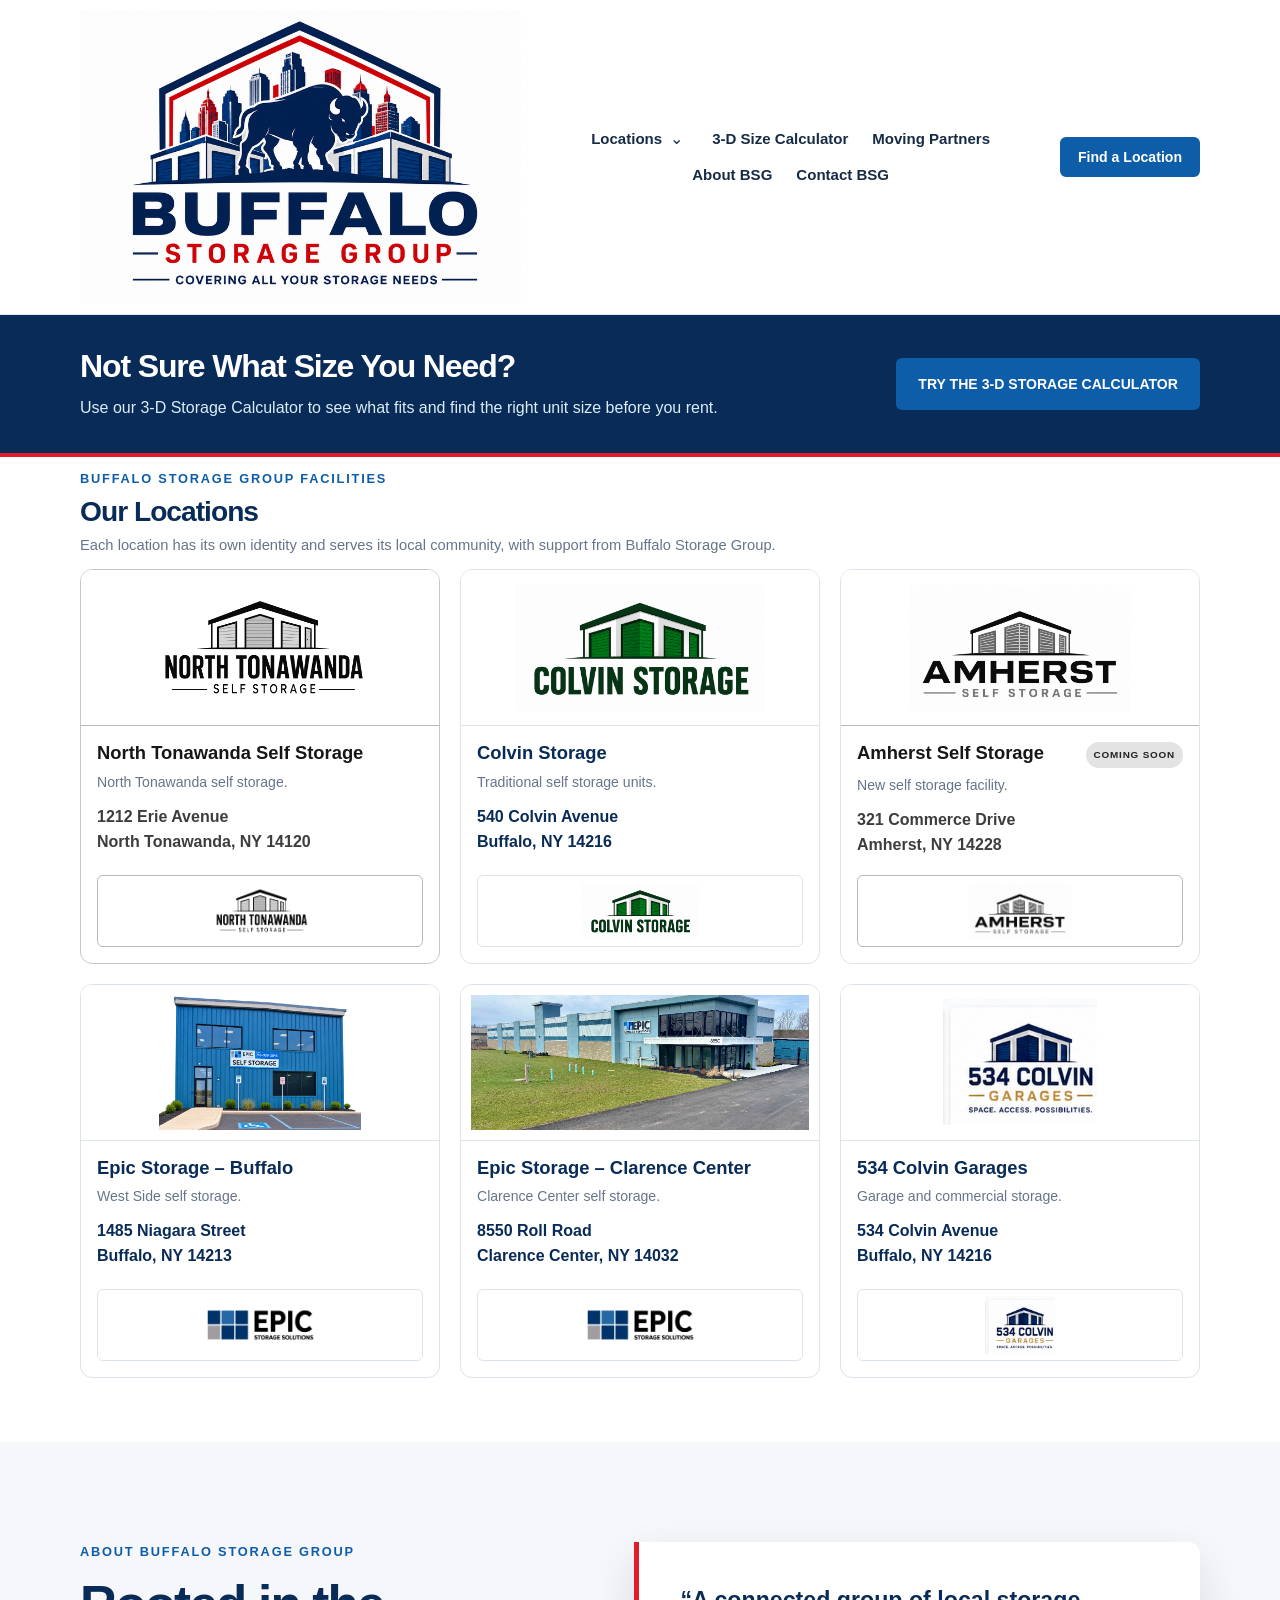
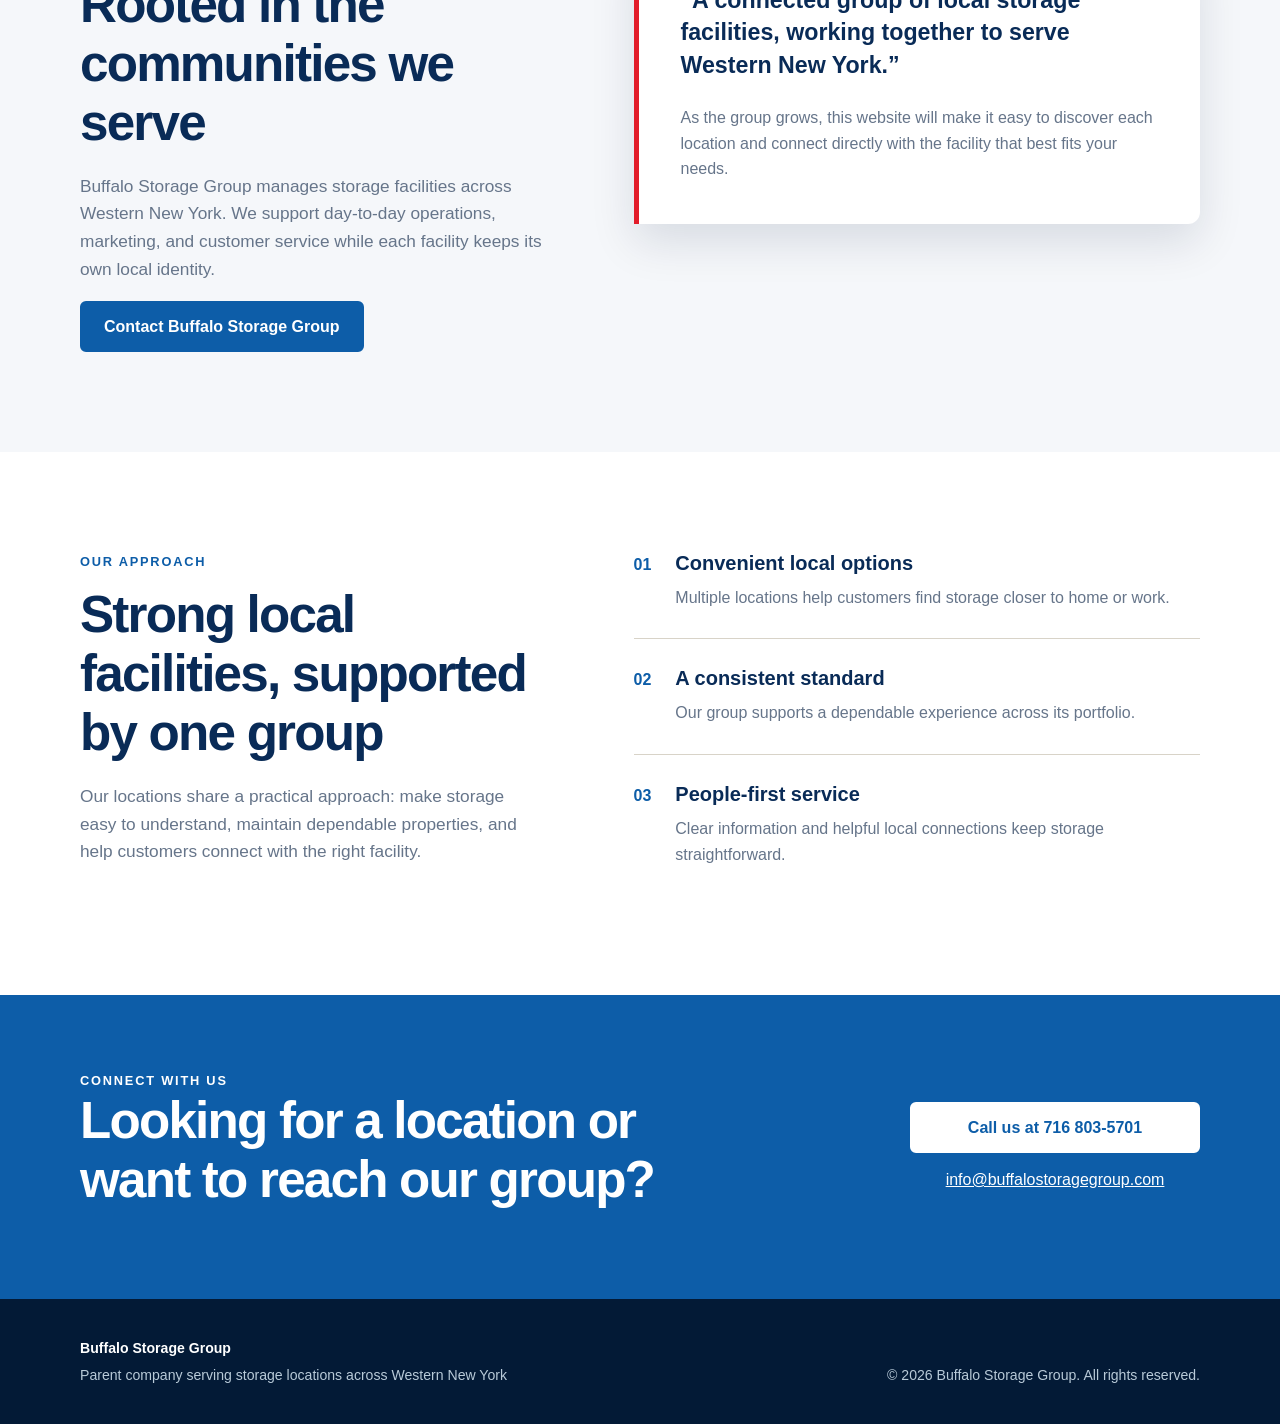
<file: index.html>
<!DOCTYPE html>
<html lang="en">
<head>
  <!-- Google Analytics 4: Buffalo Storage Group -->
  <script async src="https://www.googletagmanager.com/gtag/js?id=G-ZB3PXFYW3V"></script>
  <script>
    window.dataLayer = window.dataLayer || [];
    function gtag(){dataLayer.push(arguments);}
    gtag('js', new Date());
    gtag('config', 'G-ZB3PXFYW3V');
  </script>
  <meta charset="UTF-8">
  <meta name="viewport" content="width=device-width, initial-scale=1.0">
  <meta
    name="description"
    content="Explore Buffalo Storage Group locations and find dependable, locally focused storage solutions across Western New York."
  >
  <title>Buffalo Storage Group | Storage Locations Across Western New York</title>
  <link rel="icon" href="favicon.ico" sizes="any">
  <link rel="icon" type="image/png" href="images/favicon.png">
  <link rel="stylesheet" href="styles.css?v=33">
  <script src="navigation.js" defer></script>
</head>
<body class="home-page">
  <a class="skip-link" href="#main-content">Skip to main content</a>

  <header class="site-header">
    <div class="container header-content">
      <a class="brand" href="index.html" aria-label="Buffalo Storage Group home">
        <img class="brand-logo" src="images/buffalo-storage-group-logo-patriotic.png" alt="Buffalo Storage Group">
      </a>

      <nav class="main-nav" aria-label="Main navigation">
        <div class="nav-dropdown">
          <a class="nav-dropdown-link" href="#locations">Locations</a>
          <button class="nav-dropdown-toggle" type="button" aria-expanded="false" aria-controls="locations-menu" aria-label="Show Buffalo Storage Group locations">⌄</button>
          <div class="nav-dropdown-menu" id="locations-menu">
            <a href="https://www.534colvingarages.com/" target="_blank" rel="noopener">534 Colvin Garages</a>
            <a href="https://www.colvinstorage.com/pages/rent" target="_blank" rel="noopener">Colvin Storage</a>
            <a href="https://www.amherstselfstorageny.com/pages/rent" target="_blank" rel="noopener">Amherst Self Storage</a>
            <a href="https://epicstorage-buffalowestside.storageunitsoftware.com/pages/rent" target="_blank" rel="noopener">Epic Storage – Buffalo</a>
            <a href="https://www.epicstorageny.com/pages/rent" target="_blank" rel="noopener">Epic Storage – Clarence Center</a>
            <a href="https://www.northtonawandaselfstorage.com/pages/rent" target="_blank" rel="noopener">North Tonawanda Self Storage</a>
          </div>
        </div>
        <a class="storage-calculator-link" href="storage-calculator.html">3-D Size Calculator</a>
        <a href="trusted-moving-partners.html">Moving Partners</a>
        <a href="#about">About BSG</a>
        <a href="#contact">Contact BSG</a>
      </nav>

      <a class="button button-small" href="#locations">Find a Location</a>
    </div>
  </header>

  <main id="main-content">
    <section class="calculator-callout" aria-labelledby="calculator-callout-title">
      <div class="container calculator-callout-content">
        <div>
          <h2 id="calculator-callout-title">Not Sure What Size You Need?</h2>
          <p>Use our 3-D Storage Calculator to see what fits and find the right unit size before you rent.</p>
        </div>
        <a class="button calculator-callout-button" href="/storage-calculator.html">TRY THE 3-D STORAGE CALCULATOR</a>
      </div>
    </section>

    <section class="section" id="locations">
      <div class="container">
        <div class="section-heading">
          <p class="eyebrow">Buffalo Storage Group facilities</p>
          <h2>Our Locations</h2>
          <p>
            Each location has its own identity and serves its local community,
            with support from Buffalo Storage Group.
          </p>
        </div>

        <div class="card-grid location-grid">
          <article class="storage-card location-card north-tonawanda-location-card">
            <a class="card-stretched-link" href="https://www.northtonawandaselfstorage.com/pages/rent" target="_blank" rel="noopener" aria-label="Visit the North Tonawanda Self Storage website"></a>
            <a class="facility-logo facility-logo-nt" href="https://www.northtonawandaselfstorage.com/pages/rent" target="_blank" rel="noopener" aria-label="Visit the North Tonawanda Self Storage website">
              <img src="images/facilities/north-tonawanda-storage-corrected.png" alt="North Tonawanda Self Storage">
            </a>
            <div class="location-card-content">
              <h3>North Tonawanda Self Storage</h3>
              <p class="facility-type">North Tonawanda self storage.</p>
              <p class="location-address">1212 Erie Avenue<br>North Tonawanda, NY 14120</p>
              <div class="location-actions">
                <a class="location-logo-button" href="https://www.northtonawandaselfstorage.com/pages/rent" target="_blank" rel="noopener" aria-label="Visit the North Tonawanda Self Storage website">
                  <img src="images/facilities/north-tonawanda-storage-corrected.png" alt="North Tonawanda Self Storage">
                </a>
              </div>
            </div>
          </article>

          <article class="storage-card location-card">
            <a class="card-stretched-link" href="https://www.colvinstorage.com/pages/rent" target="_blank" rel="noopener" aria-label="Visit the Colvin Storage website"></a>
            <a class="facility-logo facility-logo-colvin" href="https://www.colvinstorage.com/pages/rent" target="_blank" rel="noopener" aria-label="Visit the Colvin Storage website">
              <img src="images/facilities/colvin-storage-corrected.png" alt="Colvin Storage">
            </a>
            <div class="location-card-content">
              <h3>Colvin Storage</h3>
              <p class="facility-type">Traditional self storage units.</p>
              <p class="location-address">540 Colvin Avenue<br>Buffalo, NY 14216</p>
              <div class="location-actions">
                <a class="location-logo-button" href="https://www.colvinstorage.com/pages/rent" target="_blank" rel="noopener" aria-label="Visit the Colvin Storage website">
                  <img src="images/facilities/colvin-storage-corrected.png" alt="Colvin Storage">
                </a>
              </div>
            </div>
          </article>

          <article class="storage-card location-card amherst-location-card">
            <a class="card-stretched-link" href="https://www.amherstselfstorageny.com/pages/rent" target="_blank" rel="noopener" aria-label="Visit the Amherst Self Storage website"></a>
            <a class="facility-logo facility-logo-amherst" href="https://www.amherstselfstorageny.com/pages/rent" target="_blank" rel="noopener" aria-label="Visit the Amherst Self Storage website">
              <img src="images/facilities/amherst-self-storage-black-gray.png" alt="Amherst Self Storage">
            </a>
            <div class="location-card-content">
              <div class="card-title-row">
                <h3>Amherst Self Storage</h3>
                <span class="status-badge">Coming Soon</span>
              </div>
              <p class="facility-type">New self storage facility.</p>
              <p class="location-address">321 Commerce Drive<br>Amherst, NY 14228</p>
              <div class="location-actions">
                <a class="location-logo-button" href="https://www.amherstselfstorageny.com/pages/rent" target="_blank" rel="noopener" aria-label="Visit the Amherst Self Storage website">
                  <img src="images/facilities/amherst-self-storage-black-gray.png" alt="Amherst Self Storage">
                </a>
              </div>
            </div>
          </article>

          <article class="storage-card location-card epic-location-card">
            <a class="card-stretched-link" href="https://epicstorage-buffalowestside.storageunitsoftware.com/pages/rent" target="_blank" rel="noopener" aria-label="Visit the Epic Storage Buffalo website"></a>
            <a class="facility-logo facility-photo-niagara" href="https://epicstorage-buffalowestside.storageunitsoftware.com/pages/rent" target="_blank" rel="noopener" aria-label="Visit the Epic Storage Buffalo website">
              <img src="images/facilities/epic-storage-niagara-exterior.png" alt="Epic Storage Niagara exterior" style="width: 100%; max-width: none; height: 100%; object-fit: contain;">
            </a>
            <div class="location-card-content">
              <h3>Epic Storage – Buffalo</h3>
              <p class="facility-type">West Side self storage.</p>
              <p class="location-address">1485 Niagara Street<br>Buffalo, NY 14213</p>
              <div class="location-actions">
                <a class="location-logo-button" href="https://epicstorage-buffalowestside.storageunitsoftware.com/pages/rent" target="_blank" rel="noopener" aria-label="Visit the Epic Storage Buffalo website">
                  <img src="images/facilities/epic-storage-transparent-web.png" alt="Epic Storage Solutions">
                </a>
              </div>
            </div>
          </article>

          <article class="storage-card location-card epic-location-card">
            <a class="card-stretched-link" href="https://www.epicstorageny.com/pages/rent" target="_blank" rel="noopener" aria-label="Visit the Epic Storage Clarence Center website"></a>
            <a class="facility-logo facility-photo-clarence" href="https://www.epicstorageny.com/pages/rent" target="_blank" rel="noopener" aria-label="Visit the Epic Storage Clarence Center website">
              <img src="images/facilities/epic-storage-clarence-center-exterior.jpg" alt="Epic Storage Clarence Center exterior" style="width: 100%; max-width: none; height: 100%; object-fit: cover;">
            </a>
            <div class="location-card-content">
              <h3>Epic Storage – Clarence Center</h3>
              <p class="facility-type">Clarence Center self storage.</p>
              <p class="location-address">8550 Roll Road<br>Clarence Center, NY 14032</p>
              <div class="location-actions">
                <a class="location-logo-button" href="https://www.epicstorageny.com/pages/rent" target="_blank" rel="noopener" aria-label="Visit the Epic Storage Clarence Center website">
                  <img src="images/facilities/epic-storage-transparent-web.png" alt="Epic Storage Solutions">
                </a>
              </div>
            </div>
          </article>

          <article class="storage-card location-card">
            <a class="card-stretched-link" href="https://www.534colvingarages.com/" target="_blank" rel="noopener" aria-label="Visit the 534 Colvin Garages website"></a>
            <a class="facility-logo facility-logo-garages" href="https://www.534colvingarages.com/" target="_blank" rel="noopener" aria-label="Visit the 534 Colvin Garages website">
              <img src="images/facilities/534-colvin-garages.png" alt="534 Colvin Garages">
            </a>
            <div class="location-card-content">
              <h3>534 Colvin Garages</h3>
              <p class="facility-type">Garage and commercial storage.</p>
              <p class="location-address">534 Colvin Avenue<br>Buffalo, NY 14216</p>
              <div class="location-actions">
                <a class="location-logo-button" href="https://www.534colvingarages.com/" target="_blank" rel="noopener" aria-label="Visit the 534 Colvin Garages website">
                  <img src="images/facilities/534-colvin-garages.png" alt="534 Colvin Garages">
                </a>
              </div>
            </div>
          </article>
        </div>

        
      </div>
    </section>

    <section class="section section-tinted" id="about">
      <div class="container split-layout">
        <div>
          <p class="eyebrow">About Buffalo Storage Group</p>
          <h2>Rooted in the communities we serve</h2>
          <p class="section-copy">
                        Buffalo Storage Group manages storage facilities across Western New York. We support day-to-day operations, marketing, and customer service while each facility keeps its own local identity.
          </p>          <a class="button" href="#contact">Contact Buffalo Storage Group</a>
        </div>

        <div class="about-panel">
          <p class="about-quote">
            “A connected group of local storage facilities, working together
            to serve Western New York.”
          </p>
          <p>
            As the group grows, this website will make it easy to discover each
            location and connect directly with the facility that best fits
            your needs.
          </p>
        </div>
      </div>
    </section>

    <section class="section" id="why-us">
      <div class="container split-layout">
        <div>
          <p class="eyebrow">Our approach</p>
          <h2>Strong local facilities, supported by one group</h2>
          <p class="section-copy">
            Our locations share a practical approach: make storage easy to
            understand, maintain dependable properties, and help customers
            connect with the right facility.
          </p>
        </div>

        <div class="benefit-list">
          <article>
            <span class="benefit-number">01</span>
            <div>
              <h3>Convenient local options</h3>
              <p>Multiple locations help customers find storage closer to home or work.</p>
            </div>
          </article>
          <article>
            <span class="benefit-number">02</span>
            <div>
              <h3>A consistent standard</h3>
              <p>Our group supports a dependable experience across its portfolio.</p>
            </div>
          </article>
          <article>
            <span class="benefit-number">03</span>
            <div>
              <h3>People-first service</h3>
              <p>Clear information and helpful local connections keep storage straightforward.</p>
            </div>
          </article>
        </div>
      </div>
    </section>

    <section class="contact-section" id="contact">
      <div class="container contact-content">
        <div>
          <p class="eyebrow light-eyebrow">Connect with us</p>
          <h2>Looking for a location or want to reach our group?</h2>
        
           
        
        </div>
        <div class="contact-actions">
          <a class="button button-light" href="tel:+17168035701">Call us at 716 803-5701</a>
          <a class="contact-email" href="mailto:info@buffalostoragegroup.com">
            info@buffalostoragegroup.com
          </a>
        </div>
      </div>
    </section>
  </main>

  <footer class="site-footer">
    <div class="container footer-content">
      <div>
        <p class="footer-brand">Buffalo Storage Group</p>
        <p>Parent company serving storage locations across Western New York</p>
      </div>
      <p>&copy; 2026 Buffalo Storage Group. All rights reserved.</p>
    </div>
  </footer>
</body>
</html>
</file>
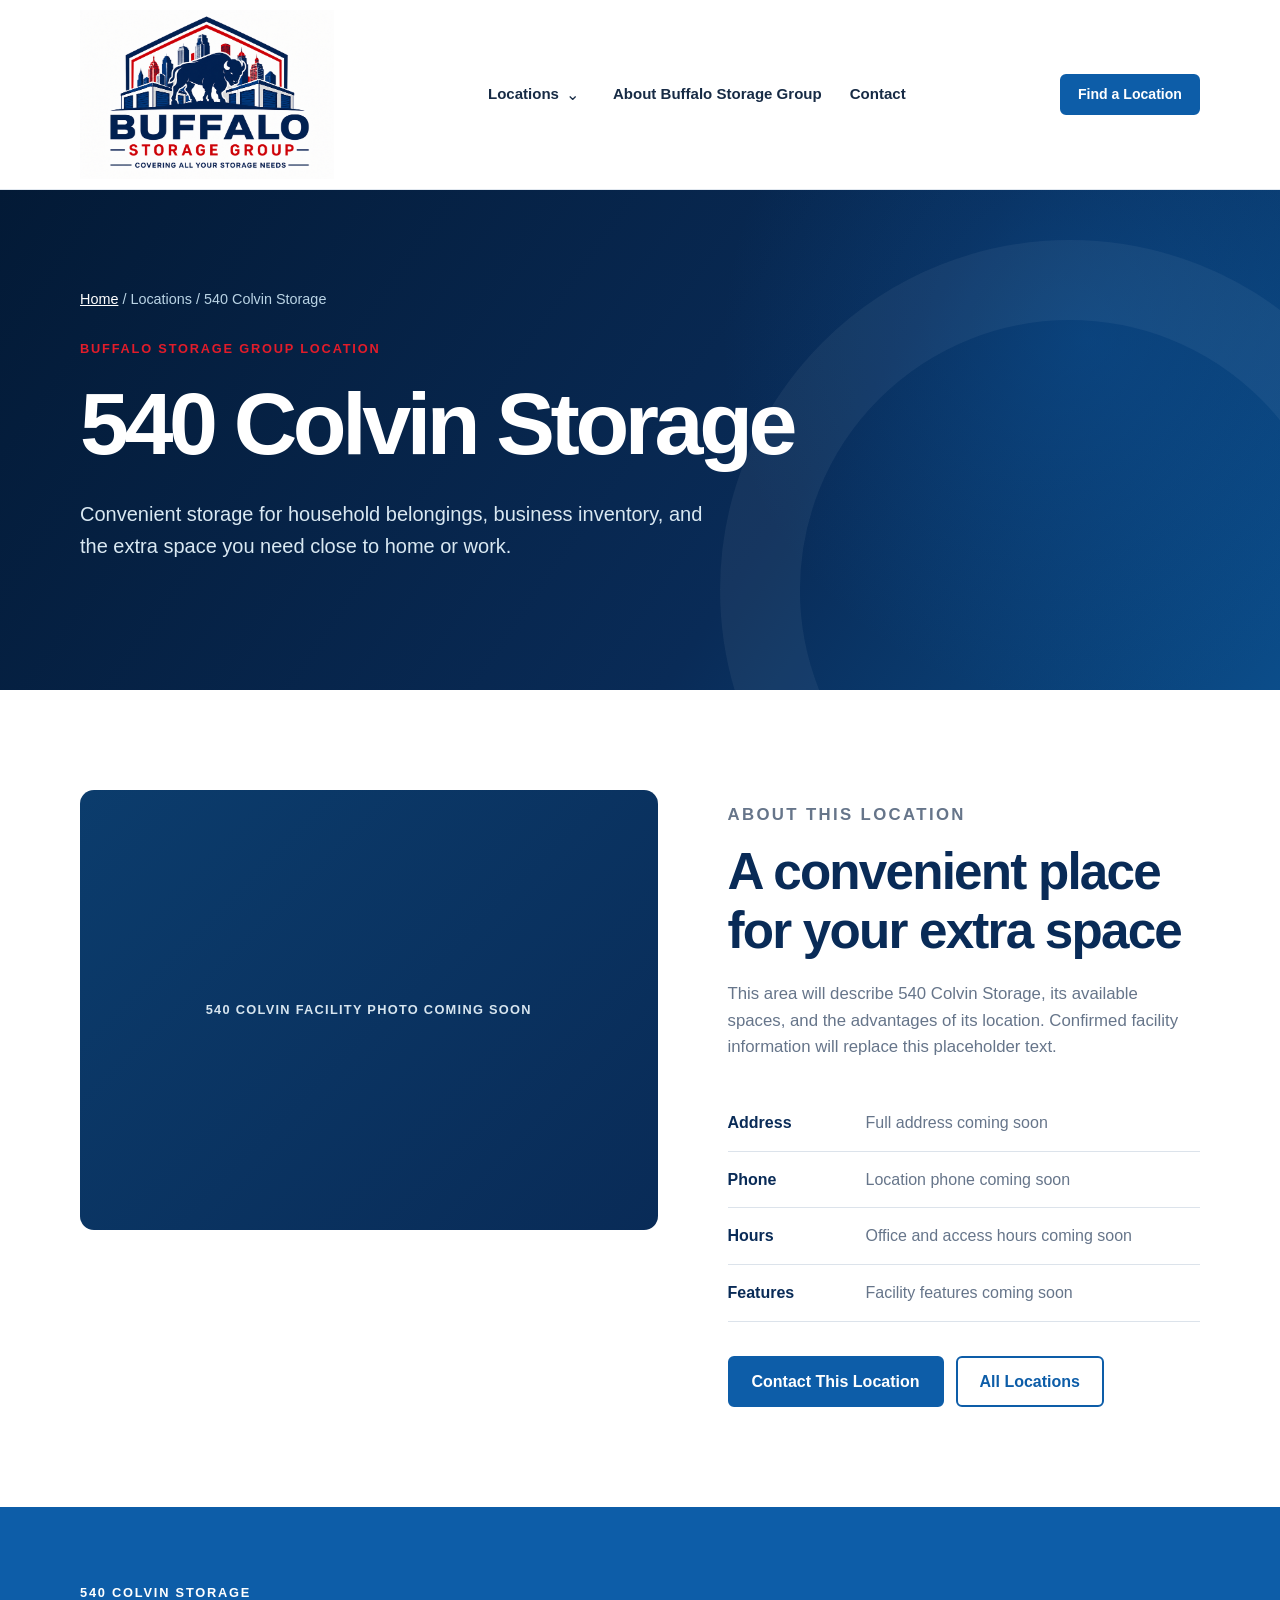
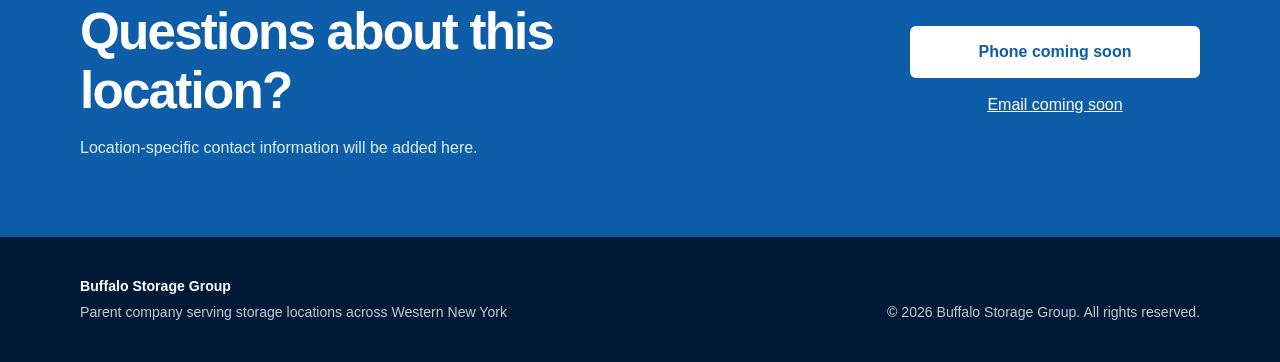
<file: 540-colvin-storage.html>
<!DOCTYPE html>
<html lang="en">
<head>
  <!-- Google Analytics 4: Buffalo Storage Group -->
  <script async src="https://www.googletagmanager.com/gtag/js?id=G-ZB3PXFYW3V"></script>
  <script>
    window.dataLayer = window.dataLayer || [];
    function gtag(){dataLayer.push(arguments);}
    gtag('js', new Date());
    gtag('config', 'G-ZB3PXFYW3V');
  </script>
  <meta charset="UTF-8">
  <meta name="viewport" content="width=device-width, initial-scale=1.0">
  <meta name="description" content="Learn about 540 Colvin Storage, a Buffalo Storage Group location in Western New York.">
  <title>540 Colvin Storage | Buffalo Storage Group</title>
  <link rel="icon" href="favicon.ico" sizes="any">
  <link rel="icon" type="image/png" href="images/favicon.png">
  <link rel="stylesheet" href="styles.css?v=31">
  <script src="navigation.js" defer></script>
</head>
<body>
  <a class="skip-link" href="#main-content">Skip to main content</a>

  <header class="site-header">
    <div class="container header-content">
      <a class="brand" href="index.html" aria-label="Buffalo Storage Group home">
        <img class="brand-logo" src="images/buffalo-storage-group-logo-patriotic.png" alt="Buffalo Storage Group">
      </a>
      <nav class="main-nav" aria-label="Main navigation">
        <div class="nav-dropdown">
          <a class="nav-dropdown-link" href="index.html#locations">Locations</a>
          <button class="nav-dropdown-toggle" type="button" aria-expanded="false" aria-controls="locations-menu" aria-label="Show Buffalo Storage Group locations">⌄</button>
          <div class="nav-dropdown-menu" id="locations-menu">
            <a href="https://www.534colvingarages.com/" target="_blank" rel="noopener">534 Colvin Garages</a>
            <a href="https://www.colvinstorage.com/" target="_blank" rel="noopener">Colvin Storage</a>
            <a href="https://www.amherstselfstorageny.com/" target="_blank" rel="noopener">Amherst Self Storage</a>
            <a href="https://epicstoragewny.com/" target="_blank" rel="noopener">Epic Storage – Buffalo</a>
            <a href="https://epicstoragewny.com/" target="_blank" rel="noopener">Epic Storage – Clarence Center</a>
            <a href="https://www.northtonawandaselfstorage.com/" target="_blank" rel="noopener">North Tonawanda Self Storage</a>
          </div>
        </div>
        <a href="index.html#about">About Buffalo Storage Group</a>
        <a href="#contact">Contact</a>
      </nav>
      <a class="button button-small" href="index.html#locations">Find a Location</a>
    </div>
  </header>

  <main id="main-content">
    <section class="hero location-hero">
      <div class="container hero-content">
        <p class="breadcrumbs"><a href="index.html">Home</a> / Locations / 540 Colvin Storage</p>
        <p class="eyebrow">Buffalo Storage Group location</p>
        <h1>540 Colvin Storage</h1>
        <p class="hero-copy">
          Convenient storage for household belongings, business inventory, and
          the extra space you need close to home or work.
        </p>
      </div>
    </section>

    <section class="section">
      <div class="container location-detail-grid">
        <div class="location-photo-large" role="img" aria-label="Placeholder for a 540 Colvin Storage facility photo">
          540 Colvin facility photo coming soon
        </div>
        <div class="location-detail-content">
          <p class="eyebrow">About this location</p>
          <h2>A convenient place for your extra space</h2>
          <p>
            This area will describe 540 Colvin Storage, its available spaces,
            and the advantages of its location. Confirmed facility information
            will replace this placeholder text.
          </p>
          <ul class="facility-facts">
            <li><strong>Address</strong><span>Full address coming soon</span></li>
            <li><strong>Phone</strong><span>Location phone coming soon</span></li>
            <li><strong>Hours</strong><span>Office and access hours coming soon</span></li>
            <li><strong>Features</strong><span>Facility features coming soon</span></li>
          </ul>
          <div class="detail-actions">
            <a class="button" href="#contact">Contact This Location</a>
            <a class="button button-outline" href="index.html#locations">All Locations</a>
          </div>
        </div>
      </div>
    </section>

    <section class="contact-section" id="contact">
      <div class="container contact-content">
        <div>
          <p class="eyebrow light-eyebrow">540 Colvin Storage</p>
          <h2>Questions about this location?</h2>
          <p>Location-specific contact information will be added here.</p>
        </div>
        <div class="contact-actions">
          <a class="button button-light" href="tel:+17165550123">Phone coming soon</a>
          <a class="contact-email" href="mailto:info@buffalostoragegroup.com">Email coming soon</a>
        </div>
      </div>
    </section>
  </main>

  <footer class="site-footer">
    <div class="container footer-content">
      <div>
        <p class="footer-brand">Buffalo Storage Group</p>
        <p>Parent company serving storage locations across Western New York</p>
      </div>
      <p>&copy; 2026 Buffalo Storage Group. All rights reserved.</p>
    </div>
  </footer>
</body>
</html>
</file>
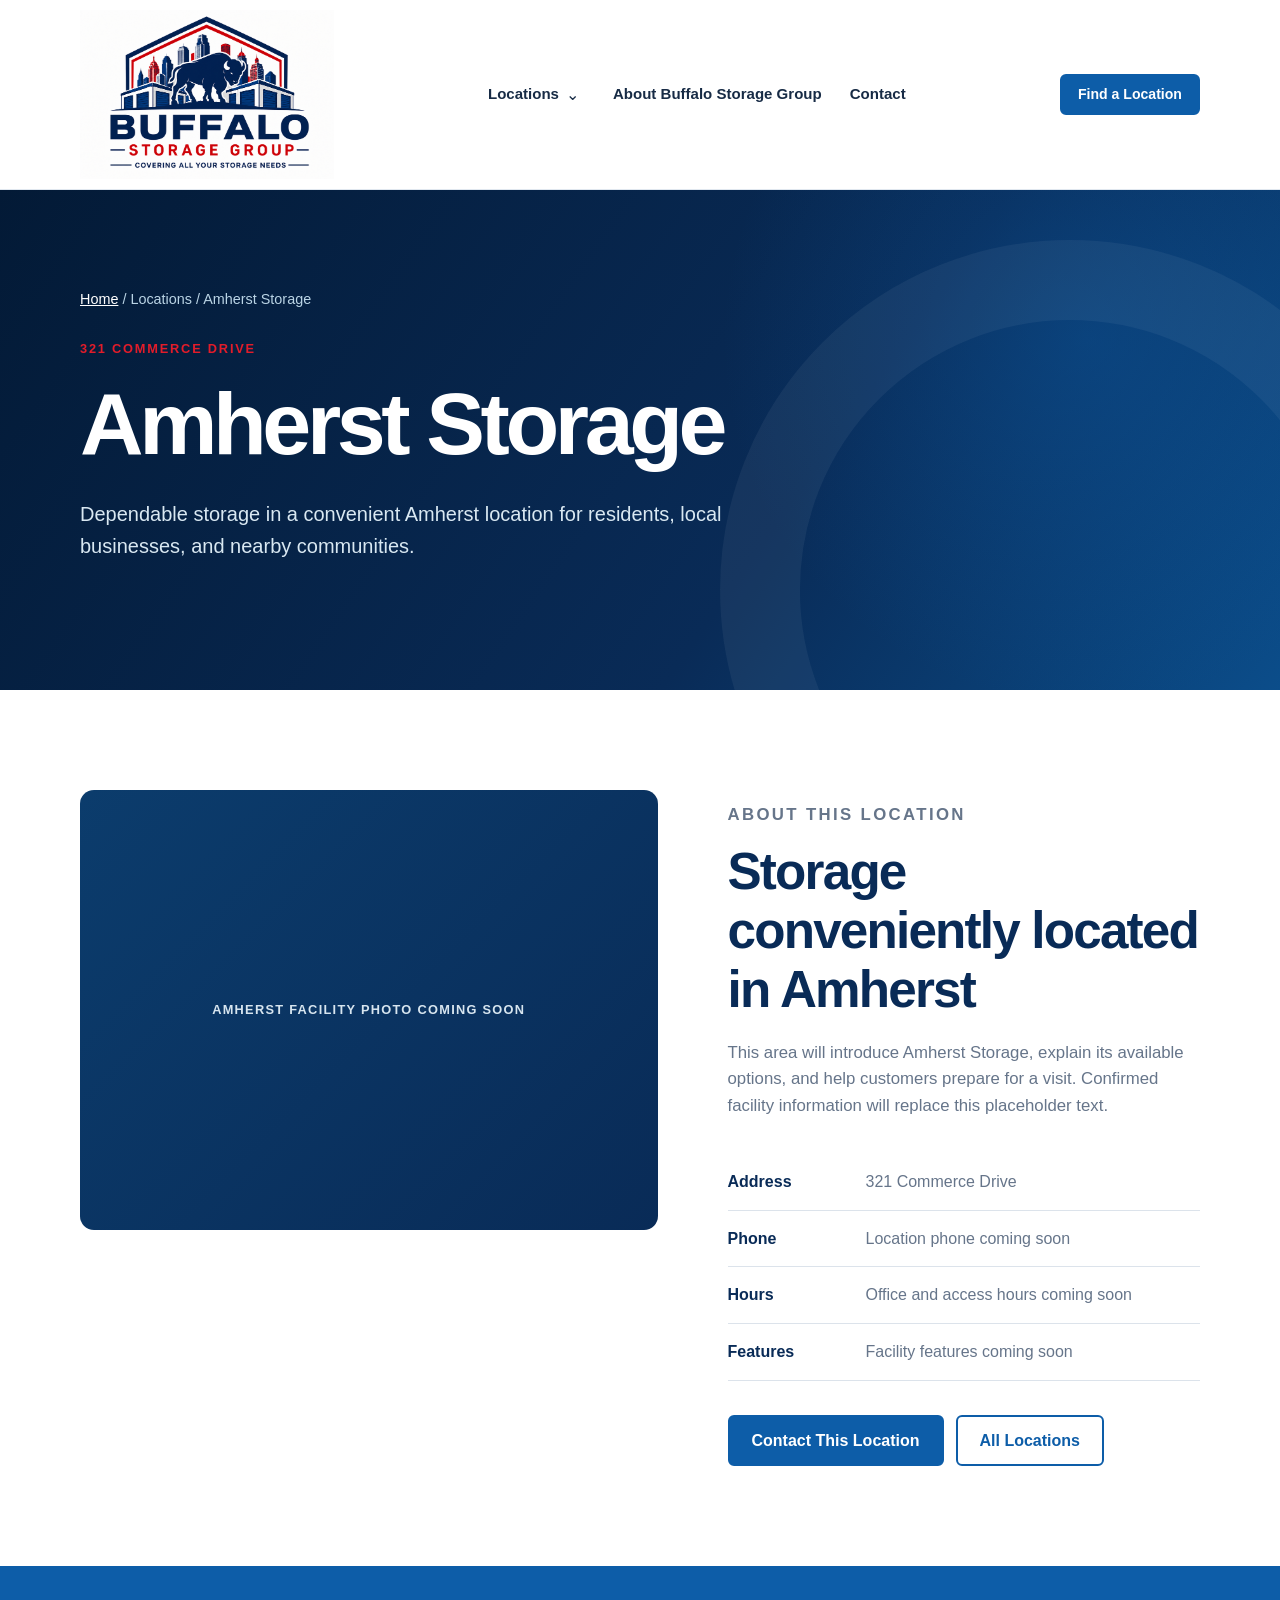
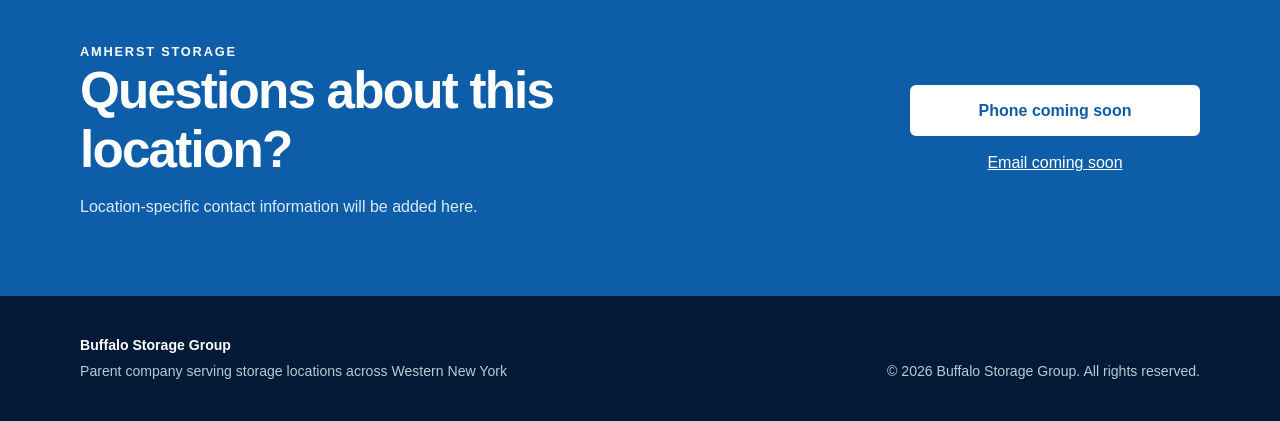
<file: amherst-storage.html>
<!DOCTYPE html>
<html lang="en">
<head>
  <!-- Google Analytics 4: Buffalo Storage Group -->
  <script async src="https://www.googletagmanager.com/gtag/js?id=G-ZB3PXFYW3V"></script>
  <script>
    window.dataLayer = window.dataLayer || [];
    function gtag(){dataLayer.push(arguments);}
    gtag('js', new Date());
    gtag('config', 'G-ZB3PXFYW3V');
  </script>
  <meta charset="UTF-8">
  <meta name="viewport" content="width=device-width, initial-scale=1.0">
  <meta name="description" content="Learn about Amherst Storage at 321 Commerce Drive, a Buffalo Storage Group location.">
  <title>Amherst Storage | Buffalo Storage Group</title>
  <link rel="icon" href="favicon.ico" sizes="any">
  <link rel="icon" type="image/png" href="images/favicon.png">
  <link rel="stylesheet" href="styles.css?v=31">
  <script src="navigation.js" defer></script>
</head>
<body>
  <a class="skip-link" href="#main-content">Skip to main content</a>

  <header class="site-header">
    <div class="container header-content">
      <a class="brand" href="index.html" aria-label="Buffalo Storage Group home">
        <img class="brand-logo" src="images/buffalo-storage-group-logo-patriotic.png" alt="Buffalo Storage Group">
      </a>
      <nav class="main-nav" aria-label="Main navigation">
        <div class="nav-dropdown">
          <a class="nav-dropdown-link" href="index.html#locations">Locations</a>
          <button class="nav-dropdown-toggle" type="button" aria-expanded="false" aria-controls="locations-menu" aria-label="Show Buffalo Storage Group locations">⌄</button>
          <div class="nav-dropdown-menu" id="locations-menu">
            <a href="https://www.534colvingarages.com/" target="_blank" rel="noopener">534 Colvin Garages</a>
            <a href="https://www.colvinstorage.com/" target="_blank" rel="noopener">Colvin Storage</a>
            <a href="https://www.amherstselfstorageny.com/" target="_blank" rel="noopener">Amherst Self Storage</a>
            <a href="https://epicstoragewny.com/" target="_blank" rel="noopener">Epic Storage – Buffalo</a>
            <a href="https://epicstoragewny.com/" target="_blank" rel="noopener">Epic Storage – Clarence Center</a>
            <a href="https://www.northtonawandaselfstorage.com/" target="_blank" rel="noopener">North Tonawanda Self Storage</a>
          </div>
        </div>
        <a href="index.html#about">About Buffalo Storage Group</a>
        <a href="#contact">Contact</a>
      </nav>
      <a class="button button-small" href="index.html#locations">Find a Location</a>
    </div>
  </header>

  <main id="main-content">
    <section class="hero location-hero">
      <div class="container hero-content">
        <p class="breadcrumbs"><a href="index.html">Home</a> / Locations / Amherst Storage</p>
        <p class="eyebrow">321 Commerce Drive</p>
        <h1>Amherst Storage</h1>
        <p class="hero-copy">
          Dependable storage in a convenient Amherst location for residents,
          local businesses, and nearby communities.
        </p>
      </div>
    </section>

    <section class="section">
      <div class="container location-detail-grid">
        <div class="location-photo-large" role="img" aria-label="Placeholder for an Amherst Storage facility photo">
          Amherst facility photo coming soon
        </div>
        <div class="location-detail-content">
          <p class="eyebrow">About this location</p>
          <h2>Storage conveniently located in Amherst</h2>
          <p>
            This area will introduce Amherst Storage, explain its available
            options, and help customers prepare for a visit. Confirmed facility
            information will replace this placeholder text.
          </p>
          <ul class="facility-facts">
            <li><strong>Address</strong><span>321 Commerce Drive</span></li>
            <li><strong>Phone</strong><span>Location phone coming soon</span></li>
            <li><strong>Hours</strong><span>Office and access hours coming soon</span></li>
            <li><strong>Features</strong><span>Facility features coming soon</span></li>
          </ul>
          <div class="detail-actions">
            <a class="button" href="#contact">Contact This Location</a>
            <a class="button button-outline" href="index.html#locations">All Locations</a>
          </div>
        </div>
      </div>
    </section>

    <section class="contact-section" id="contact">
      <div class="container contact-content">
        <div>
          <p class="eyebrow light-eyebrow">Amherst Storage</p>
          <h2>Questions about this location?</h2>
          <p>Location-specific contact information will be added here.</p>
        </div>
        <div class="contact-actions">
          <a class="button button-light" href="tel:+17165550123">Phone coming soon</a>
          <a class="contact-email" href="mailto:info@buffalostoragegroup.com">Email coming soon</a>
        </div>
      </div>
    </section>
  </main>

  <footer class="site-footer">
    <div class="container footer-content">
      <div>
        <p class="footer-brand">Buffalo Storage Group</p>
        <p>Parent company serving storage locations across Western New York</p>
      </div>
      <p>&copy; 2026 Buffalo Storage Group. All rights reserved.</p>
    </div>
  </footer>
</body>
</html>
</file>
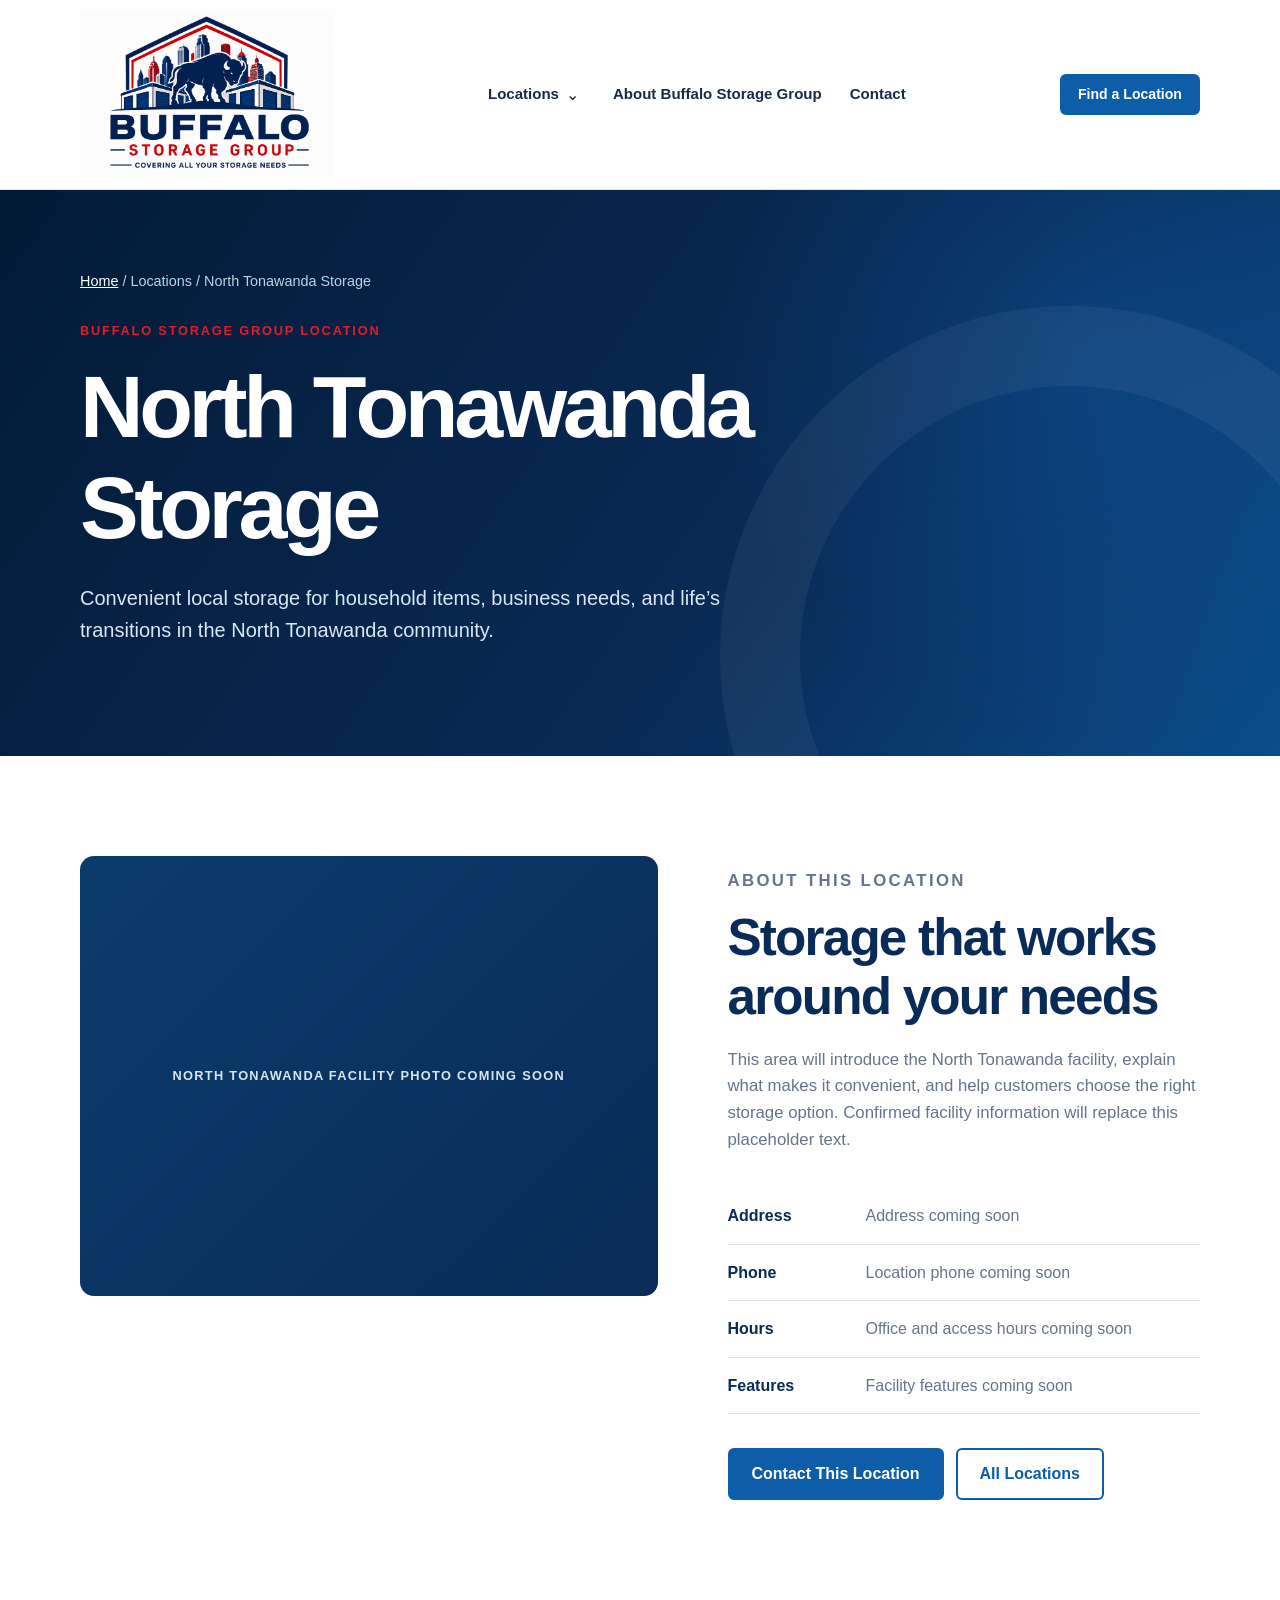
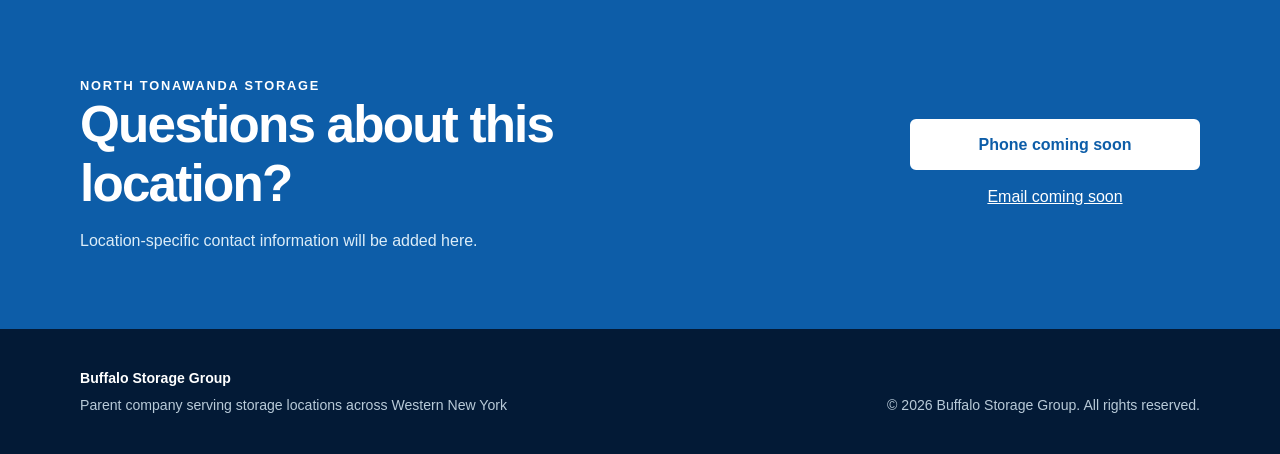
<file: north-tonawanda-storage.html>
<!DOCTYPE html>
<html lang="en">
<head>
  <!-- Google Analytics 4: Buffalo Storage Group -->
  <script async src="https://www.googletagmanager.com/gtag/js?id=G-ZB3PXFYW3V"></script>
  <script>
    window.dataLayer = window.dataLayer || [];
    function gtag(){dataLayer.push(arguments);}
    gtag('js', new Date());
    gtag('config', 'G-ZB3PXFYW3V');
  </script>
  <meta charset="UTF-8">
  <meta name="viewport" content="width=device-width, initial-scale=1.0">
  <meta name="description" content="Learn about North Tonawanda Storage, a Buffalo Storage Group location in Western New York.">
  <title>North Tonawanda Storage | Buffalo Storage Group</title>
  <link rel="icon" href="favicon.ico" sizes="any">
  <link rel="icon" type="image/png" href="images/favicon.png">
  <link rel="stylesheet" href="styles.css?v=31">
  <script src="navigation.js" defer></script>
</head>
<body>
  <a class="skip-link" href="#main-content">Skip to main content</a>

  <header class="site-header">
    <div class="container header-content">
      <a class="brand" href="index.html" aria-label="Buffalo Storage Group home">
        <img class="brand-logo" src="images/buffalo-storage-group-logo-patriotic.png" alt="Buffalo Storage Group">
      </a>
      <nav class="main-nav" aria-label="Main navigation">
        <div class="nav-dropdown">
          <a class="nav-dropdown-link" href="index.html#locations">Locations</a>
          <button class="nav-dropdown-toggle" type="button" aria-expanded="false" aria-controls="locations-menu" aria-label="Show Buffalo Storage Group locations">⌄</button>
          <div class="nav-dropdown-menu" id="locations-menu">
            <a href="https://www.534colvingarages.com/" target="_blank" rel="noopener">534 Colvin Garages</a>
            <a href="https://www.colvinstorage.com/" target="_blank" rel="noopener">Colvin Storage</a>
            <a href="https://www.amherstselfstorageny.com/" target="_blank" rel="noopener">Amherst Self Storage</a>
            <a href="https://epicstoragewny.com/" target="_blank" rel="noopener">Epic Storage – Buffalo</a>
            <a href="https://epicstoragewny.com/" target="_blank" rel="noopener">Epic Storage – Clarence Center</a>
            <a href="https://www.northtonawandaselfstorage.com/" target="_blank" rel="noopener">North Tonawanda Self Storage</a>
          </div>
        </div>
        <a href="index.html#about">About Buffalo Storage Group</a>
        <a href="#contact">Contact</a>
      </nav>
      <a class="button button-small" href="index.html#locations">Find a Location</a>
    </div>
  </header>

  <main id="main-content">
    <section class="hero location-hero">
      <div class="container hero-content">
        <p class="breadcrumbs"><a href="index.html">Home</a> / Locations / North Tonawanda Storage</p>
        <p class="eyebrow">Buffalo Storage Group location</p>
        <h1>North Tonawanda Storage</h1>
        <p class="hero-copy">
          Convenient local storage for household items, business needs, and
          life’s transitions in the North Tonawanda community.
        </p>
      </div>
    </section>

    <section class="section">
      <div class="container location-detail-grid">
        <div class="location-photo-large" role="img" aria-label="Placeholder for a North Tonawanda Storage facility photo">
          North Tonawanda facility photo coming soon
        </div>
        <div class="location-detail-content">
          <p class="eyebrow">About this location</p>
          <h2>Storage that works around your needs</h2>
          <p>
            This area will introduce the North Tonawanda facility, explain what
            makes it convenient, and help customers choose the right storage
            option. Confirmed facility information will replace this placeholder text.
          </p>
          <ul class="facility-facts">
            <li><strong>Address</strong><span>Address coming soon</span></li>
            <li><strong>Phone</strong><span>Location phone coming soon</span></li>
            <li><strong>Hours</strong><span>Office and access hours coming soon</span></li>
            <li><strong>Features</strong><span>Facility features coming soon</span></li>
          </ul>
          <div class="detail-actions">
            <a class="button" href="#contact">Contact This Location</a>
            <a class="button button-outline" href="index.html#locations">All Locations</a>
          </div>
        </div>
      </div>
    </section>

    <section class="contact-section" id="contact">
      <div class="container contact-content">
        <div>
          <p class="eyebrow light-eyebrow">North Tonawanda Storage</p>
          <h2>Questions about this location?</h2>
          <p>Location-specific contact information will be added here.</p>
        </div>
        <div class="contact-actions">
          <a class="button button-light" href="tel:+17165550123">Phone coming soon</a>
          <a class="contact-email" href="mailto:info@buffalostoragegroup.com">Email coming soon</a>
        </div>
      </div>
    </section>
  </main>

  <footer class="site-footer">
    <div class="container footer-content">
      <div>
        <p class="footer-brand">Buffalo Storage Group</p>
        <p>Parent company serving storage locations across Western New York</p>
      </div>
      <p>&copy; 2026 Buffalo Storage Group. All rights reserved.</p>
    </div>
  </footer>
</body>
</html>
</file>
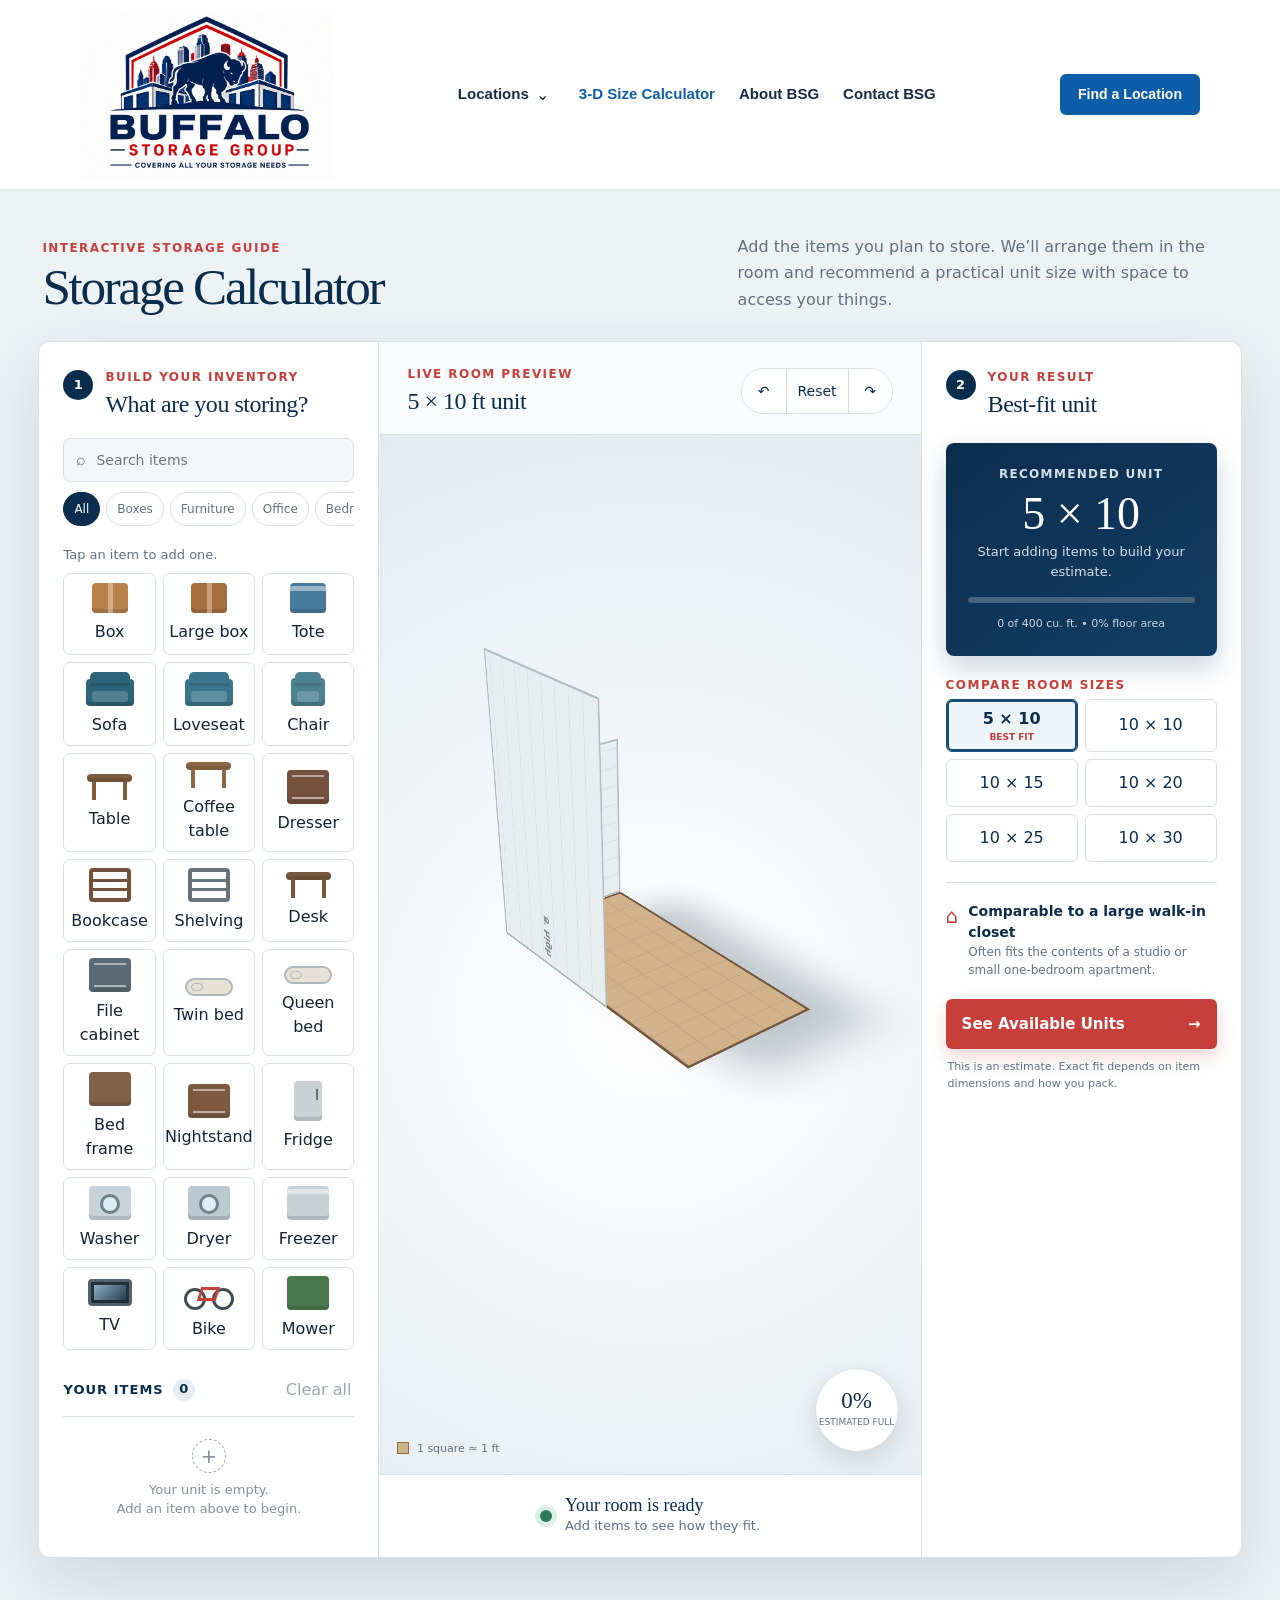
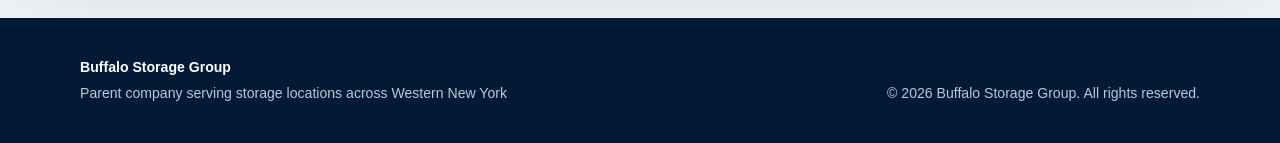
<file: storage-calculator.html>
<!DOCTYPE html>
<html lang="en">
<head>
  <!-- Google Analytics 4: Buffalo Storage Group -->
  <script async src="https://www.googletagmanager.com/gtag/js?id=G-ZB3PXFYW3V"></script>
  <script>
    window.dataLayer = window.dataLayer || [];
    function gtag(){dataLayer.push(arguments);}
    gtag('js', new Date());
    gtag('config', 'G-ZB3PXFYW3V');
  </script>
  <meta charset="UTF-8">
  <meta name="viewport" content="width=device-width, initial-scale=1.0">
  <meta name="description" content="Use Buffalo Storage Group’s 3-D storage calculator to estimate your unit size and explore available storage locations.">
  <title>Storage Calculator | Buffalo Storage Group</title>
  <link rel="icon" href="favicon.ico" sizes="any">
  <link rel="icon" type="image/png" href="images/favicon.png">
  <link rel="stylesheet" href="styles.css?v=33">
  <link rel="stylesheet" href="calculator/styles.css">
  <link rel="stylesheet" href="calculator/integration.css">
  <script src="navigation.js" defer></script>
  <script src="calculator/script.js" defer></script>
</head>
<body class="storage-calculator-page">
  <a class="skip-link" href="#main-content">Skip to main content</a>
  <header class="site-header">
    <div class="container header-content">
      <a class="brand" href="index.html" aria-label="Buffalo Storage Group home">
        <img class="brand-logo" src="images/buffalo-storage-group-logo-patriotic.png" alt="Buffalo Storage Group">
      </a>

      <nav class="main-nav" aria-label="Main navigation">
        <div class="nav-dropdown">
          <a class="nav-dropdown-link" href="index.html#locations">Locations</a>
          <button class="nav-dropdown-toggle" type="button" aria-expanded="false" aria-controls="locations-menu" aria-label="Show Buffalo Storage Group locations">⌄</button>
          <div class="nav-dropdown-menu" id="locations-menu">
            <a href="https://www.534colvingarages.com/" target="_blank" rel="noopener">534 Colvin Garages</a>
            <a href="https://www.colvinstorage.com/" target="_blank" rel="noopener">Colvin Storage</a>
            <a href="https://www.amherstselfstorageny.com/" target="_blank" rel="noopener">Amherst Self Storage</a>
            <a href="https://epicstoragewny.com/" target="_blank" rel="noopener">Epic Storage – Buffalo</a>
            <a href="https://epicstoragewny.com/" target="_blank" rel="noopener">Epic Storage – Clarence Center</a>
            <a href="https://www.northtonawandaselfstorage.com/" target="_blank" rel="noopener">North Tonawanda Self Storage</a>
          </div>
        </div>
        <a class="storage-calculator-link" href="storage-calculator.html" aria-current="page">3-D Size Calculator</a>
        <a href="index.html#about">About BSG</a>
        <a href="index.html#contact">Contact BSG</a>
      </nav>

      <a class="button button-small" href="index.html#locations">Find a Location</a>
    </div>
  </header>
  <main id="main-content">
  <div class="bsg-calculator" id="bsg-storage-calculator" data-find-unit-url="index.html#locations">
<div class="bsg-main">
      <section class="bsg-intro" aria-labelledby="calculator-title">
        <div><p class="bsg-eyebrow">Interactive storage guide</p><h1 id="calculator-title">Storage Calculator</h1></div>
        <p>Add the items you plan to store. We’ll arrange them in the room and recommend a practical unit size with space to access your things.</p>
      </section>

      <section class="bsg-workspace" aria-label="Storage unit size calculator">
        <aside class="bsg-inventory" aria-labelledby="inventory-title">
          <div class="bsg-section-heading"><span class="bsg-step">1</span><div><p class="bsg-eyebrow">Build your inventory</p><h2 id="inventory-title">What are you storing?</h2></div></div>
          <label class="bsg-search"><span class="bsg-sr-only">Search storage items</span><span aria-hidden="true">⌕</span><input id="itemSearch" type="search" placeholder="Search items" autocomplete="off"></label>
          <div class="bsg-categories" id="categoryFilters" aria-label="Filter items by category"></div>
          <p class="bsg-helper">Tap an item to add one.</p>
          <div class="bsg-item-grid" id="itemGrid"></div>
          <div class="bsg-selection-heading"><h3>Your items <span id="itemTotal">0</span></h3><button class="bsg-text-button" id="clearButton" type="button">Clear all</button></div>
          <div class="bsg-selected-items" id="selectedItems" aria-live="polite"></div>
        </aside>

        <section class="bsg-visual" aria-labelledby="roomLabel">
          <div class="bsg-visual-toolbar">
            <div><p class="bsg-eyebrow">Live room preview</p><h2 id="roomLabel">5 × 10 ft unit</h2></div>
            <div class="bsg-view-control" aria-label="3D room view controls"><button id="rotateLeft" type="button" aria-label="Rotate room left">↶</button><button id="resetView" type="button">Reset</button><button id="rotateRight" type="button" aria-label="Rotate room right">↷</button></div>
          </div>
          <div class="bsg-scene-wrap">
            <div class="bsg-scene"><div class="bsg-room" id="room"><div class="bsg-wall bsg-wall-back"><span id="backWallLabel">5′ wide</span></div><div class="bsg-wall bsg-wall-left"><span>8′ high</span></div><div class="bsg-floor" id="roomFloor"><div class="bsg-floor-grid" aria-hidden="true"></div><div class="bsg-placed-items" id="placedItems"></div></div></div></div>
            <div class="bsg-capacity-badge" aria-live="polite"><span id="capacityPercent">0%</span><small>estimated full</small></div>
            <div class="bsg-room-legend"><i></i> 1 square ≈ 1 ft</div>
          </div>
          <div class="bsg-fit-status" id="fitStatus" aria-live="polite"></div>
        </section>

        <aside class="bsg-result" aria-labelledby="result-title">
          <div class="bsg-section-heading"><span class="bsg-step">2</span><div><p class="bsg-eyebrow">Your result</p><h2 id="result-title">Best-fit unit</h2></div></div>
          <div class="bsg-recommend-card">
            <p>Recommended Unit</p><strong id="recommendedSize">5 × 10</strong><span id="recommendReason">A good fit for a few boxes and small items.</span>
            <div class="bsg-meter" aria-hidden="true"><i id="meterFill"></i></div><small id="capacityText">0 of 400 cu. ft. used</small>
            <button class="bsg-secondary-button" id="showRecommended" type="button">Show recommended room</button>
          </div>
          <div class="bsg-unit-picker"><p class="bsg-eyebrow">Compare room sizes</p><div id="unitButtons"></div></div>
          <div class="bsg-unit-note"><span aria-hidden="true">⌂</span><p id="unitDescription"></p></div>
          <a class="bsg-primary-cta" id="findUnitCta" href="index.html#locations">See Available Units <span aria-hidden="true">→</span></a>
          <p class="bsg-disclaimer">This is an estimate. Exact fit depends on item dimensions and how you pack.</p>
        </aside>
      </section>
    </div>

    <div class="bsg-mobile-result"><span><small>Recommended Unit</small><strong id="mobileRecommendedSize">5 × 10</strong></span><a id="mobileFindUnitCta" href="index.html#locations">See Available Units</a></div>
</div>
  </main>
  <footer class="site-footer">
    <div class="container footer-content">
      <div>
        <p class="footer-brand">Buffalo Storage Group</p>
        <p>Parent company serving storage locations across Western New York</p>
      </div>
      <p>&copy; 2026 Buffalo Storage Group. All rights reserved.</p>
    </div>
  </footer>
</body>
</html>
</file>
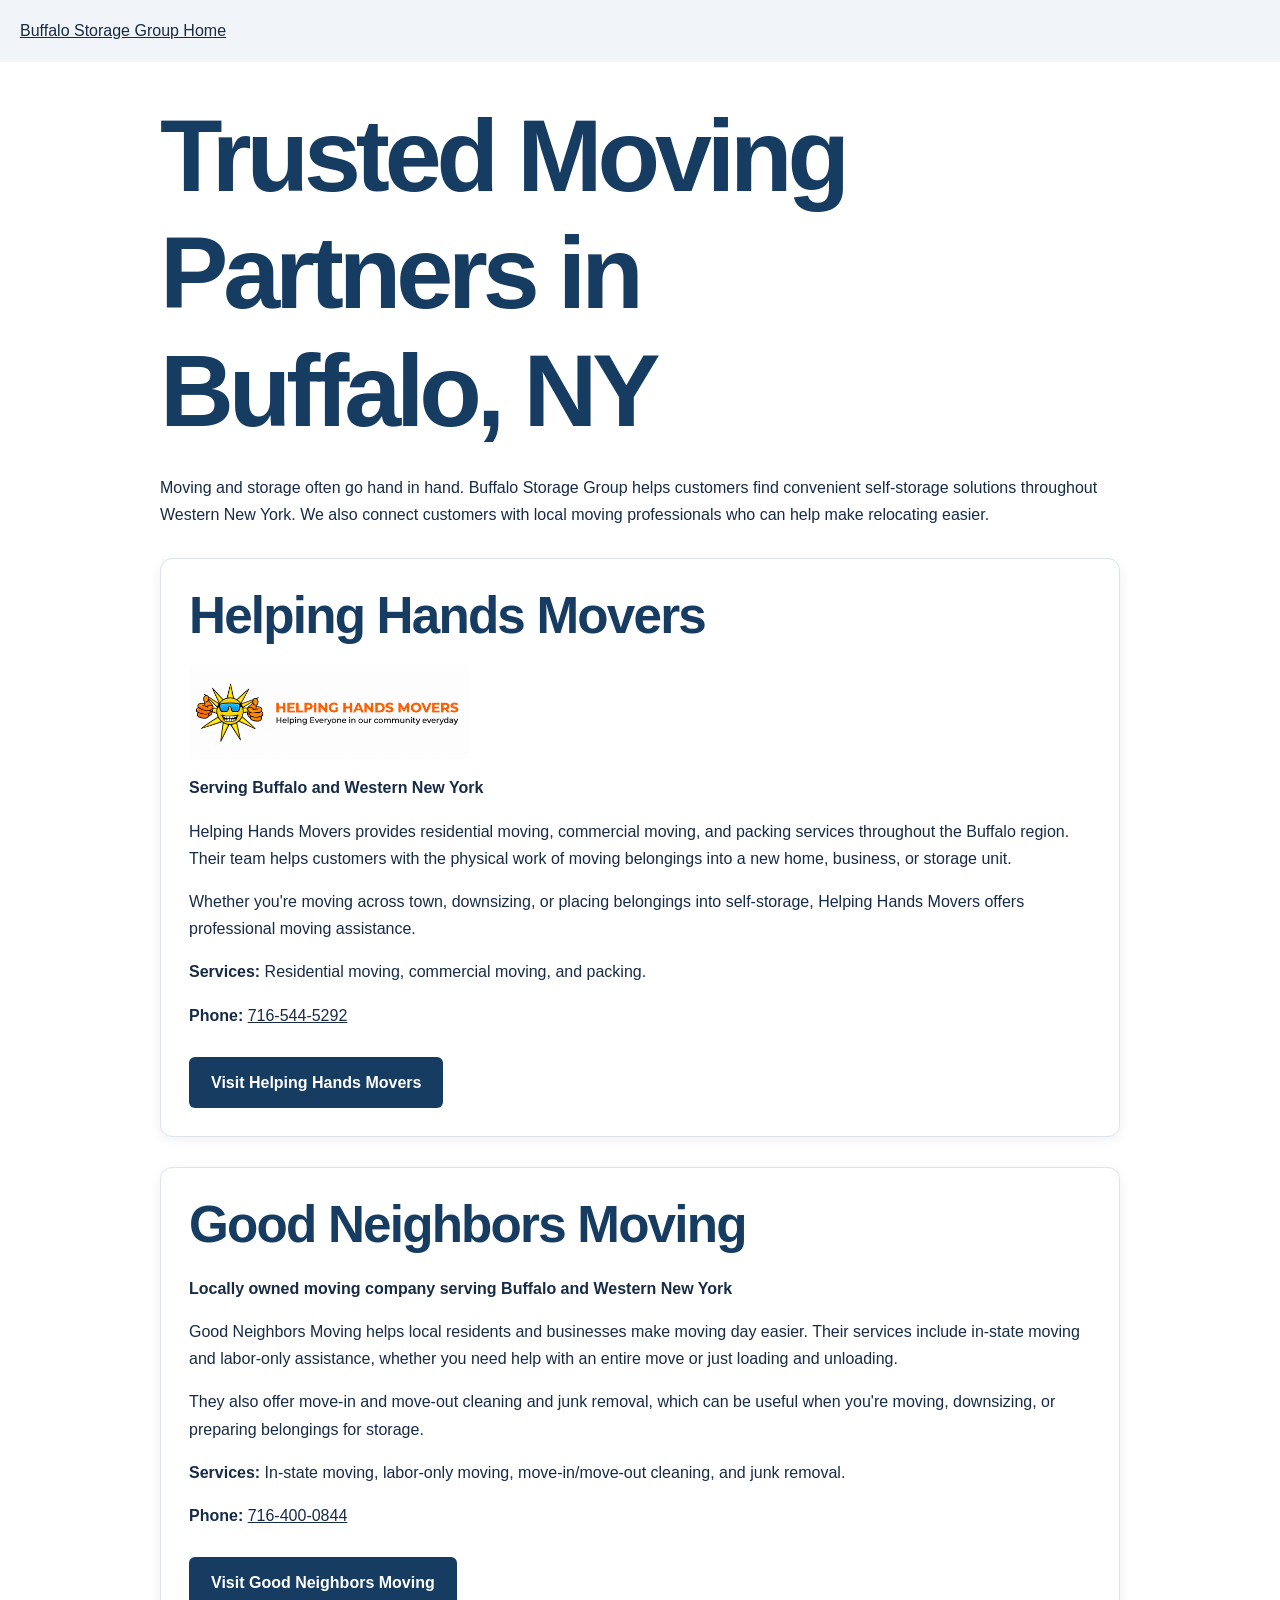
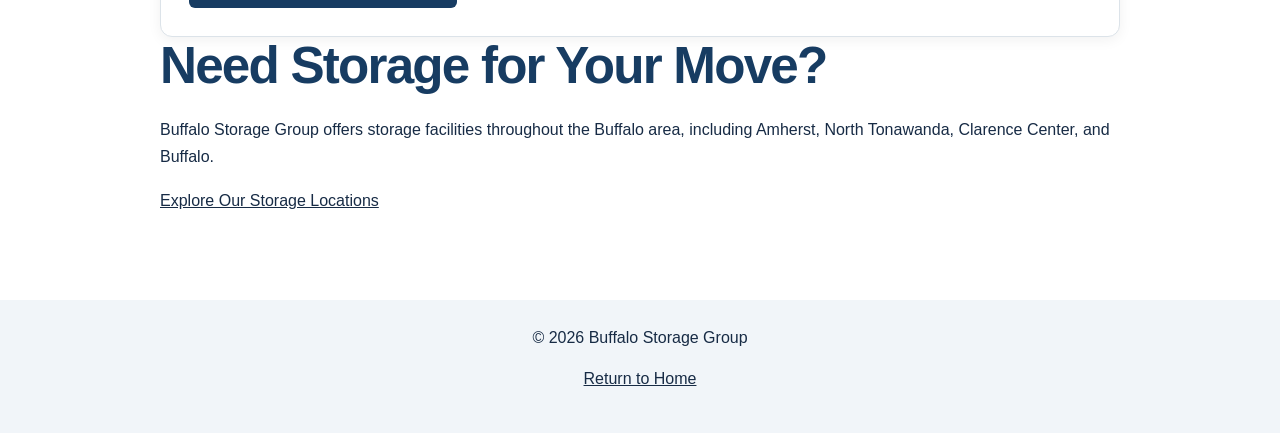
<file: trusted-moving-partners.html>
<!DOCTYPE html>
<html lang="en">
<head>
  <!-- Google Analytics 4: Buffalo Storage Group -->
  <script async src="https://www.googletagmanager.com/gtag/js?id=G-ZB3PXFYW3V"></script>
  <script>
    window.dataLayer = window.dataLayer || [];
    function gtag(){dataLayer.push(arguments);}
    gtag('js', new Date());
    gtag('config', 'G-ZB3PXFYW3V');
  </script>
  <meta charset="UTF-8">
  <meta name="viewport" content="width=device-width, initial-scale=1">
  <title>Trusted Moving Partners | Buffalo Storage Group</title>
  <meta name="description" content="Find trusted moving companies in Buffalo and Western New York. Buffalo Storage Group connects storage customers with local moving professionals.">
  <link rel="stylesheet" href="styles.css">
  <style>
    .partners-page {
      max-width: 1000px;
      margin: 0 auto;
      padding: 35px 20px 70px;
      font-family: Arial, sans-serif;
      line-height: 1.7;
    }
    .partners-page h1,
    .partners-page h2 {
      color: #173c62;
    }
    .partner-card {
      border: 1px solid #dce3e9;
      border-radius: 12px;
      padding: 28px;
      margin-top: 30px;
      background: #fff;
      box-shadow: 0 3px 14px rgba(0,0,0,.06);
    }
    .partner-button {
      display: inline-block;
      background: #173c62;
      color: white !important;
      padding: 12px 22px;
      border-radius: 6px;
      text-decoration: none;
      font-weight: bold;
      margin-top: 12px;
    }
    .partner-button:hover {
      background: #295c8b;
    }
    .partner-nav {
      padding: 18px 20px;
      background: #f1f5f9;
    }
  </style>
</head>
<body>
  <nav class="partner-nav" aria-label="Page navigation">
    <a href="index.html">Buffalo Storage Group Home</a>
  </nav>

  <main class="partners-page">
    <h1>Trusted Moving Partners in Buffalo, NY</h1>

    <p>
      Moving and storage often go hand in hand.
      Buffalo Storage Group helps customers find
      convenient self-storage solutions throughout
      Western New York. We also connect customers
      with local moving professionals who can help
      make relocating easier.
    </p>

    <section class="partner-card">
      <h2>Helping Hands Movers</h2>
      <img src="images/Helping%20Hands%20Movers%20Logo.png"
     alt="Helping Hands Movers logo"
     style="max-width:280px;width:100%;height:auto;display:block;margin:15px 0;">
      <p><strong>Serving Buffalo and Western New York</strong></p>

      <p>
        Helping Hands Movers provides residential
        moving, commercial moving, and packing
        services throughout the Buffalo region.
        Their team helps customers with the
        physical work of moving belongings into
        a new home, business, or storage unit.
      </p>

      <p>
        Whether you're moving across town,
        downsizing, or placing belongings into
        self-storage, Helping Hands Movers offers
        professional moving assistance.
      </p>

      <p>
        <strong>Services:</strong> Residential moving,
        commercial moving, and packing.
      </p>

      <p>
        <strong>Phone:</strong>
        <a href="tel:+17165445292">716-544-5292</a>
      </p>

      <a class="partner-button"
         href="https://helpinghandsmovers716.com/">
        Visit Helping Hands Movers
      </a>
    </section>

    <section class="partner-card" aria-labelledby="good-neighbors-heading">
      <h2 id="good-neighbors-heading">Good Neighbors Moving</h2>
      <p><strong>Locally owned moving company serving Buffalo and Western New York</strong></p>

      <p>
        Good Neighbors Moving helps local residents and businesses make moving day
        easier. Their services include in-state moving and labor-only assistance,
        whether you need help with an entire move or just loading and unloading.
      </p>

      <p>
        They also offer move-in and move-out cleaning and junk removal,
        which can be useful when you're moving, downsizing,
        or preparing belongings for storage.
      </p>

      <p>
        <strong>Services:</strong> In-state moving, labor-only moving,
        move-in/move-out cleaning, and junk removal.
      </p>

      <p>
        <strong>Phone:</strong>
        <a href="tel:+17164000844">716-400-0844</a>
      </p>

      <a class="partner-button"
         href="https://www.goodneighborsmovingbuffalo.com/"
         rel="noopener noreferrer">
        Visit Good Neighbors Moving
      </a>
    </section>

    <section>
      <h2>Need Storage for Your Move?</h2>
      <p>
        Buffalo Storage Group offers storage
        facilities throughout the Buffalo area,
        including Amherst, North Tonawanda,
        Clarence Center, and Buffalo.
      </p>
      <p>
        <a href="index.html">Explore Our Storage Locations</a>
      </p>
    </section>
  </main>

  <footer style="text-align:center;padding:25px;background:#f1f5f9;">
    <p>&copy; 2026 Buffalo Storage Group</p>
    <p><a href="index.html">Return to Home</a></p>
  </footer>
</body>
</html>
</file>
<file: styles.css>
:root {
  --navy: #092b57;
  --navy-dark: #031a36;
  --blue: #0d5da8;
  --blue-dark: #08447b;
  --gold: #e21c2a;
  --cream: #f5f7fa;
  --white: #ffffff;
  --text: #172b45;
  --muted: #66758a;
  --border: #dce3eb;
  --shadow: 0 18px 45px rgba(3, 26, 54, 0.12);
}

* {
  box-sizing: border-box;
}

html {
  scroll-behavior: smooth;
}

body {
  margin: 0;
  color: var(--text);
  background: var(--white);
  font-family: Arial, Helvetica, sans-serif;
  line-height: 1.6;
}

a {
  color: inherit;
}

.container {
  width: min(1120px, calc(100% - 40px));
  margin: 0 auto;
}

.skip-link {
  position: absolute;
  top: -50px;
  left: 16px;
  z-index: 100;
  padding: 10px 16px;
  color: var(--white);
  background: var(--navy);
}

.skip-link:focus {
  top: 16px;
}

.site-header {
  position: sticky;
  top: 0;
  z-index: 10;
  border-bottom: 1px solid rgba(217, 226, 236, 0.8);
  background: rgba(255, 255, 255, 0.96);
}

.header-content {
  min-height: 76px;
  display: flex;
  align-items: center;
  justify-content: space-between;
  gap: 28px;
  padding-top: 10px;
  padding-bottom: 10px;
}

.brand {
  display: flex;
  align-items: center;
  color: var(--navy);
  font-weight: 700;
  text-decoration: none;
}

.brand-logo {
  width: auto;
  height: 169px;
  display: block;
  object-fit: contain;
}

.home-page .brand-logo {
  height: 294px;
}

.main-nav {
  display: flex;
  gap: 28px;
  align-items: center;
}

.main-nav a {
  color: var(--text);
  font-size: 0.94rem;
  font-weight: 600;
  text-decoration: none;
}

.main-nav a:hover,
.main-nav a:focus {
  color: var(--gold);
}

.nav-dropdown {
  position: relative;
  display: flex;
  align-items: center;
}

.nav-dropdown-toggle {
  width: 24px;
  height: 24px;
  display: grid;
  place-items: center;
  margin-left: 2px;
  padding: 0;
  border: 0;
  color: var(--text);
  background: transparent;
  cursor: pointer;
  font: inherit;
  font-size: 1rem;
  line-height: 1;
}

.nav-dropdown-toggle:hover,
.nav-dropdown-toggle:focus {
  color: var(--gold);
}

.nav-dropdown-menu {
  position: absolute;
  top: calc(100% + 10px);
  left: 0;
  z-index: 30;
  width: 290px;
  padding: 8px;
  border: 1px solid var(--border);
  border-radius: 8px;
  visibility: hidden;
  opacity: 0;
  background: var(--white);
  box-shadow: var(--shadow);
  transform: translateY(-6px);
  transition: opacity 160ms ease, transform 160ms ease, visibility 160ms ease;
}

.nav-dropdown-menu a {
  display: block;
  padding: 9px 11px;
  border-radius: 5px;
  font-size: 0.88rem;
  line-height: 1.3;
}

.nav-dropdown-menu a:hover,
.nav-dropdown-menu a:focus {
  color: var(--navy);
  background: var(--cream);
}

.nav-dropdown:hover .nav-dropdown-menu,
.nav-dropdown:focus-within .nav-dropdown-menu,
.nav-dropdown.is-open .nav-dropdown-menu {
  visibility: visible;
  opacity: 1;
  transform: translateY(0);
}

.button {
  display: inline-block;
  padding: 14px 22px;
  border: 2px solid var(--blue);
  border-radius: 6px;
  color: var(--white);
  background: var(--blue);
  font-weight: 700;
  line-height: 1.2;
  text-align: center;
  text-decoration: none;
  transition: background 160ms ease, border-color 160ms ease, transform 160ms ease;
}

.button:hover,
.button:focus {
  border-color: var(--blue-dark);
  background: var(--blue-dark);
  transform: translateY(-1px);
}

.button-small {
  padding: 10px 16px;
  font-size: 0.88rem;
}

.hero {
  position: relative;
  overflow: hidden;
  min-height: 173px;
  display: grid;
  align-items: center;
  color: var(--white);
  background:
    radial-gradient(circle at 85% 30%, rgba(13, 93, 168, 0.35), transparent 32%),
    linear-gradient(125deg, var(--navy-dark) 0%, var(--navy) 62%, #0b4d8a 100%);
}

.hero:not(.location-hero)::before {
  position: absolute;
  right: 3%;
  bottom: -38%;
  width: 500px;
  height: 500px;
  background: url("images/buffalo-storage-group-favicon-source.png") center / contain no-repeat;
  content: "";
  opacity: 0.08;
  pointer-events: none;
}

.hero:not(.location-hero) .hero-content {
  padding-top: 8px;
  padding-bottom: 8px;
}

.hero:not(.location-hero) h1 {
  max-width: 720px;
  margin-bottom: 6px;
  font-size: clamp(1.6rem, 2.4vw, 1.9rem);
  letter-spacing: -0.035em;
}

.hero:not(.location-hero) .hero-copy {
  max-width: 700px;
  margin-bottom: 6px;
  font-size: 0.95rem;
}

.hero:not(.location-hero) .eyebrow {
  margin-bottom: 5px;
}

.hero:not(.location-hero) .button {
  padding-top: 9px;
  padding-bottom: 9px;
  border-color: var(--gold);
  background: var(--gold);
}

.hero:not(.location-hero) .button:hover,
.hero:not(.location-hero) .button:focus {
  border-color: #b8111d;
  background: #b8111d;
}

.hero:not(.location-hero) .trust-list {
  display: none;
}

.hero::after {
  position: absolute;
  right: -140px;
  bottom: -250px;
  width: 540px;
  height: 540px;
  border: 80px solid rgba(255, 255, 255, 0.05);
  border-radius: 50%;
  content: "";
}

.location-hero {
  min-height: 500px;
}

.location-hero h1 {
  max-width: 900px;
  font-size: clamp(2.8rem, 7vw, 5.5rem);
}

.breadcrumbs {
  margin-bottom: 28px;
  color: #bad4e5;
  font-size: 0.9rem;
}

.breadcrumbs a {
  color: var(--white);
}

.location-detail-grid {
  display: grid;
  grid-template-columns: 1.1fr 0.9fr;
  gap: 70px;
  align-items: start;
}

.location-photo-large {
  min-height: 440px;
  display: grid;
  place-items: center;
  padding: 30px;
  border-radius: 14px;
  color: #d7e5ef;
  background:
    linear-gradient(135deg, rgba(20, 121, 184, 0.22), transparent),
    var(--navy);
  font-size: 0.8rem;
  font-weight: 800;
  letter-spacing: 0.1em;
  text-align: center;
  text-transform: uppercase;
}

.location-detail-content {
  padding-top: 12px;
}

.location-detail-content > p {
  color: var(--muted);
  font-size: 1.05rem;
}

.facility-facts {
  margin: 34px 0;
  padding: 0;
  list-style: none;
}

.facility-facts li {
  display: grid;
  grid-template-columns: 120px 1fr;
  gap: 18px;
  padding: 15px 0;
  border-bottom: 1px solid var(--border);
}

.facility-facts strong {
  color: var(--navy);
}

.facility-facts span {
  color: var(--muted);
}

.detail-actions {
  display: flex;
  gap: 12px;
  flex-wrap: wrap;
}

.detail-actions .button-outline {
  background: var(--white);
}

.detail-actions .button-outline:hover,
.detail-actions .button-outline:focus {
  background: var(--blue-dark);
}

.hero-content {
  position: relative;
  z-index: 1;
  padding-top: 80px;
  padding-bottom: 80px;
}

.eyebrow {
  margin: 0 0 14px;
  color: var(--blue);
  font-size: 0.8rem;
  font-weight: 800;
  letter-spacing: 0.14em;
  text-transform: uppercase;
}

.hero .eyebrow {
  color: var(--gold);
}

h1,
h2,
h3,
p {
  margin-top: 0;
}

h1,
h2,
h3 {
  color: var(--navy);
  line-height: 1.15;
}

h1 {
  max-width: 760px;
  margin-bottom: 24px;
  color: var(--white);
  font-size: clamp(3.2rem, 8vw, 6.5rem);
  letter-spacing: -0.05em;
}

h2 {
  margin-bottom: 20px;
  font-size: clamp(2rem, 4vw, 3.35rem);
  letter-spacing: -0.035em;
}

h3 {
  margin-bottom: 10px;
  font-size: 1.25rem;
}

.hero-copy {
  max-width: 650px;
  margin-bottom: 30px;
  color: #d9e8f2;
  font-size: 1.25rem;
}

.hero-actions {
  display: flex;
  align-items: center;
  gap: 24px;
  flex-wrap: wrap;
}

.text-link {
  color: var(--white);
  font-weight: 700;
  text-decoration: none;
}

.text-link:hover,
.text-link:focus {
  text-decoration: underline;
}

.trust-list {
  display: flex;
  gap: 32px;
  flex-wrap: wrap;
  margin-top: 64px;
  color: #d9e8f2;
  font-size: 0.95rem;
}

.trust-list span::before {
  margin-right: 9px;
  color: var(--gold);
  content: "✓";
  font-weight: 800;
}

.section {
  padding: 100px 0;
}

#locations {
  padding-top: 12px;
  padding-bottom: 64px;
}

#locations .section-heading {
  margin-bottom: 12px;
}

#locations .section-heading h2 {
  margin-bottom: 5px;
  font-size: clamp(1.55rem, 2.2vw, 1.9rem);
}

#locations .section-heading > p:last-child {
  margin-bottom: 0;
  font-size: 0.92rem;
}

#locations .section-heading .eyebrow {
  margin-bottom: 7px;
}

.section-heading {
  max-width: 720px;
  margin-bottom: 48px;
}

.section-heading > p:last-child,
.section-copy {
  color: var(--muted);
  font-size: 1.08rem;
}

.card-grid {
  display: grid;
  grid-template-columns: repeat(3, 1fr);
  gap: 20px;
}

.location-grid {
  grid-template-columns: repeat(3, 1fr);
  grid-auto-rows: 1fr;
}

.storage-card {
  min-height: 280px;
  padding: 34px;
  border: 1px solid var(--border);
  border-radius: 12px;
  background: var(--white);
}

.location-card {
  position: relative;
  height: 100%;
  display: flex;
  flex-direction: column;
  padding: 0;
  overflow: hidden;
  transition: border-color 180ms ease, box-shadow 180ms ease, transform 180ms ease;
}

.card-stretched-link {
  position: absolute;
  inset: 0;
  z-index: 1;
  border-radius: inherit;
}

.location-card:hover,
.location-card:focus-within {
  border-color: #b7c7d8;
  box-shadow: var(--shadow);
  transform: translateY(-3px) scale(1.01);
}

.facility-logo {
  position: relative;
  z-index: 2;
  height: 156px;
  min-height: 156px;
  flex-shrink: 0;
  display: flex;
  flex-direction: column;
  align-items: center;
  justify-content: center;
  gap: 2px;
  padding: 10px;
  border-bottom: 1px solid var(--border);
  background: var(--white);
  text-decoration: none;
  transition: filter 160ms ease;
}

.facility-logo img {
  width: auto;
  max-width: 96%;
  height: 126px;
  display: block;
  object-fit: contain;
}

.facility-logo:hover,
.facility-logo:focus {
  filter: brightness(1.18);
}

.facility-logo-number {
  font-size: 2.65rem;
  letter-spacing: -0.05em;
}

.facility-logo-subtitle {
  font-size: 0.75rem;
  letter-spacing: 0.22em;
}

.facility-logo-garages {
  background: var(--white);
}

.facility-logo-colvin {
  background: var(--white);
}

.facility-logo-amherst {
  border-bottom-color: #b8b8b8;
  background: var(--white);
}

.amherst-location-card .location-card-content h3 {
  color: #171717;
}

.amherst-location-card .location-address {
  color: #3d3d3d !important;
}

.amherst-location-card .location-logo-button {
  border-color: #b8b8b8;
}

.amherst-location-card .location-logo-button:hover,
.amherst-location-card .location-logo-button:focus {
  border-color: #3d3d3d;
  box-shadow: 0 6px 16px rgba(0, 0, 0, 0.16);
}

.facility-logo-epic {
  background: var(--white);
}

.facility-logo-epic img {
  transform: scale(0.5);
}

.epic-wordmark {
  font-size: 2.5rem;
  font-style: italic;
  letter-spacing: -0.03em;
}

.facility-logo-nt {
  border-bottom-color: #b8b8b8;
  background: var(--white);
}

.facility-logo-nt img,
.north-tonawanda-location-card .location-logo-button img {
  filter: grayscale(1) contrast(1.12);
}

.north-tonawanda-location-card {
  border-color: #c7c7c7;
}

.north-tonawanda-location-card:hover,
.north-tonawanda-location-card:focus-within {
  border-color: #666666;
  box-shadow: 0 18px 45px rgba(0, 0, 0, 0.14);
}

.north-tonawanda-location-card .location-card-content h3 {
  color: #171717;
}

.north-tonawanda-location-card .location-address {
  color: #3d3d3d !important;
}

.north-tonawanda-location-card .location-logo-button {
  border-color: #b8b8b8;
}

.north-tonawanda-location-card .location-logo-button:hover,
.north-tonawanda-location-card .location-logo-button:focus {
  border-color: #3d3d3d;
  box-shadow: 0 6px 16px rgba(0, 0, 0, 0.16);
}

.location-card-content {
  height: 100%;
  display: flex;
  flex-direction: column;
  padding: 16px;
}

.location-card-content h3 {
  margin-bottom: 7px;
  font-size: 1.15rem;
}

.facility-type {
  min-height: 24px;
  margin-bottom: 9px;
  color: var(--muted);
  font-size: 0.88rem;
  white-space: nowrap;
}

.location-address {
  min-height: 52px;
  margin-bottom: 0;
  color: var(--navy) !important;
  font-weight: 700;
}

.card-title-row {
  display: flex;
  align-items: flex-start;
  justify-content: space-between;
  gap: 12px;
}

.card-title-row h3 {
  margin-bottom: 10px;
}

.status-badge {
  flex-shrink: 0;
  padding: 5px 8px;
  border-radius: 999px;
  color: #222222;
  background: #e3e3e3;
  font-size: 0.62rem;
  font-weight: 900;
  letter-spacing: 0.08em;
  text-transform: uppercase;
}

.location-image-placeholder {
  min-height: 180px;
  display: grid;
  place-items: center;
  padding: 20px;
  color: #d7e5ef;
  background:
    linear-gradient(135deg, rgba(20, 121, 184, 0.2), transparent),
    var(--navy);
  font-size: 0.76rem;
  font-weight: 800;
  letter-spacing: 0.08em;
  text-align: center;
  text-transform: uppercase;
}

.storage-card p:not(.card-label):not(.price) {
  color: var(--muted);
}

.featured-card {
  border-top: 5px solid var(--gold);
  box-shadow: var(--shadow);
}

.card-label {
  margin-bottom: 18px;
  color: var(--blue);
  font-size: 0.76rem;
  font-weight: 800;
  letter-spacing: 0.12em;
  text-transform: uppercase;
}

.location-button {
  position: relative;
  z-index: 2;
  flex: 1;
  padding: 10px 14px;
  font-size: 0.88rem;
}

.location-actions {
  display: flex;
  gap: 10px;
  margin-top: auto;
  padding-top: 16px;
}

.location-logo-button {
  position: relative;
  z-index: 2;
  width: 100%;
  height: 72px;
  display: grid;
  place-items: center;
  padding: 6px 14px;
  border: 1px solid var(--border);
  border-radius: 6px;
  background: var(--white);
  transition: border-color 160ms ease, box-shadow 160ms ease, transform 160ms ease;
}

.location-logo-button img {
  width: auto;
  max-width: 92%;
  height: 58px;
  display: block;
  object-fit: contain;
}

.location-logo-button:hover,
.location-logo-button:focus {
  border-color: #9eb3c8;
  box-shadow: 0 6px 16px rgba(3, 26, 54, 0.14);
  transform: translateY(-1px);
}

.epic-location-card .location-logo-button img {
  transform: scale(0.5);
}

.button-outline {
  color: var(--blue);
  background: transparent;
}

.button-outline:hover,
.button-outline:focus {
  color: var(--white);
}

.facility-logo-garages + .location-card-content .location-button {
  border-color: #303030;
  background: #303030;
}

.facility-logo-garages + .location-card-content .location-button:hover,
.facility-logo-garages + .location-card-content .location-button:focus {
  border-color: #111111;
  background: #111111;
}

.facility-logo-colvin + .location-card-content .location-button {
  border-color: #28753f;
  background: #28753f;
}

.facility-logo-colvin + .location-card-content .location-button:hover,
.facility-logo-colvin + .location-card-content .location-button:focus {
  border-color: #174f2a;
  background: #174f2a;
}

.facility-logo-amherst + .location-card-content .location-button {
  border-color: #0b4d8a;
  background: #0b4d8a;
}

.facility-logo-amherst + .location-card-content .location-button:hover,
.facility-logo-amherst + .location-card-content .location-button:focus {
  border-color: #063562;
  background: #063562;
}

.facility-logo-epic + .location-card-content .location-button {
  border-color: #0d5da8;
  background: #0d5da8;
}

.facility-logo-epic + .location-card-content .location-button:hover,
.facility-logo-epic + .location-card-content .location-button:focus {
  border-color: #082f5f;
  background: #082f5f;
}

.facility-logo-nt + .location-card-content .location-button {
  border-color: #3d3d3d;
  background: #3d3d3d;
}

.facility-logo-nt + .location-card-content .location-button:hover,
.facility-logo-nt + .location-card-content .location-button:focus {
  border-color: #171717;
  background: #171717;
}

.price {
  margin: 28px 0 0;
  color: var(--navy);
  font-weight: 800;
}

.placeholder-note {
  margin: 28px 0 0;
  color: var(--muted);
  font-size: 0.82rem;
}

.section-tinted {
  background: var(--cream);
}

.split-layout {
  display: grid;
  grid-template-columns: 0.9fr 1.1fr;
  gap: 90px;
  align-items: start;
}

.benefit-list article {
  display: flex;
  gap: 24px;
  padding: 28px 0;
  border-bottom: 1px solid #d8d3c8;
}

.about-panel {
  padding: 42px;
  border-left: 5px solid var(--gold);
  border-radius: 0 12px 12px 0;
  background: var(--white);
  box-shadow: var(--shadow);
}

.about-panel p:last-child {
  margin-bottom: 0;
  color: var(--muted);
}

.about-quote {
  margin-bottom: 24px;
  color: var(--navy);
  font-size: 1.45rem;
  font-weight: 800;
  line-height: 1.4;
}

.benefit-list article:first-child {
  padding-top: 0;
}

.benefit-list article:last-child {
  border-bottom: 0;
}

.benefit-list p {
  margin-bottom: 0;
  color: var(--muted);
}

.benefit-number {
  color: var(--blue);
  font-weight: 800;
}

.contact-section {
  padding: 76px 0;
  color: var(--white);
  background: var(--blue);
}

.contact-content {
  display: flex;
  align-items: center;
  justify-content: space-between;
  gap: 48px;
}

.contact-content h2 {
  max-width: 650px;
  margin-bottom: 14px;
  color: var(--white);
}

.contact-content p {
  margin-bottom: 0;
  color: #dcedf8;
}

.light-eyebrow {
  color: var(--white) !important;
}

.contact-actions {
  min-width: 290px;
  display: flex;
  flex-direction: column;
  gap: 14px;
}

.button-light {
  border-color: var(--white);
  color: var(--blue);
  background: var(--white);
}

.button-light:hover,
.button-light:focus {
  border-color: var(--cream);
  color: var(--navy);
  background: var(--cream);
}

.contact-email {
  color: var(--white);
  text-align: center;
}

.site-footer {
  padding: 38px 0;
  color: #b8cad8;
  background: var(--navy-dark);
  font-size: 0.88rem;
}

.footer-content {
  display: flex;
  align-items: flex-end;
  justify-content: space-between;
  gap: 28px;
}

.footer-content p {
  margin-bottom: 0;
}

.footer-brand {
  margin-bottom: 4px !important;
  color: var(--white);
  font-weight: 800;
}

@media (max-width: 860px) {
  .main-nav {
    width: 100%;
    display: flex;
    order: 3;
    justify-content: center;
  }

  .header-content {
    flex-wrap: wrap;
  }

  .main-nav > a {
    display: none;
  }

  .nav-dropdown-menu {
    right: 50%;
    left: auto;
    width: min(290px, calc(100vw - 28px));
    transform: translate(50%, -6px);
  }

  .nav-dropdown:hover .nav-dropdown-menu,
  .nav-dropdown:focus-within .nav-dropdown-menu,
  .nav-dropdown.is-open .nav-dropdown-menu {
    transform: translate(50%, 0);
  }

  .card-grid,
  .split-layout,
  .location-detail-grid {
    grid-template-columns: 1fr;
  }

  .location-grid {
    grid-template-columns: repeat(2, 1fr);
  }

  .split-layout {
    gap: 52px;
  }

  .location-detail-grid {
    gap: 42px;
  }

  .contact-content {
    align-items: flex-start;
    flex-direction: column;
  }

  .contact-actions {
    width: 100%;
    max-width: 380px;
  }
}

@media (max-width: 580px) {
  .container {
    width: min(100% - 28px, 1120px);
  }

  .brand-logo {
    height: 140px;
  }

  .home-page .brand-logo {
    height: 244px;
  }

  .header-content {
    min-height: 68px;
    gap: 10px;
  }

  .header-content .button-small {
    padding: 9px 10px;
    font-size: 0.74rem;
  }

  .hero:not(.location-hero) {
    min-height: 173px;
  }

  .hero-content {
    padding-top: 64px;
    padding-bottom: 64px;
  }

  .hero:not(.location-hero) .hero-content {
    padding-top: 18px;
    padding-bottom: 18px;
  }

  .location-hero h1 {
    font-size: clamp(2.8rem, 16vw, 4.2rem);
  }

  .location-hero .trust-list {
    gap: 12px 24px;
    margin-top: 46px;
  }

  .section {
    padding: 72px 0;
  }

  .storage-card {
    min-height: 0;
  }

  .location-photo-large {
    min-height: 300px;
  }

  .facility-facts li {
    grid-template-columns: 1fr;
    gap: 2px;
  }

  .location-grid {
    grid-template-columns: 1fr;
  }

  .location-actions {
    flex-direction: column;
  }

  .footer-content {
    align-items: flex-start;
    flex-direction: column;
  }
}

@media (prefers-reduced-motion: reduce) {
  html {
    scroll-behavior: auto;
  }

  .button {
    transition: none;
  }
}

/* Keep the calculator entry visible in the existing mobile navigation. */
.main-nav:has(.storage-calculator-link) { flex-wrap: wrap; gap: 12px 24px; }
.main-nav > .storage-calculator-link { display: inline-block; }
@media (min-width: 861px) {
  .header-content:has(.storage-calculator-link) .main-nav { flex: 1; justify-content: center; }
}
@media (max-width: 580px) {
  .header-content:has(.storage-calculator-link) .brand,
  .header-content:has(.storage-calculator-link) .brand-logo { max-width: 100%; }
}

/* Homepage calculator callout, immediately below the header. */
.home-page .calculator-callout {
  padding: 32px 0;
  color: var(--white);
  background: var(--navy);
  border-bottom: 4px solid var(--gold);
}
.home-page .calculator-callout-content {
  display: flex;
  align-items: center;
  justify-content: space-between;
  gap: 28px;
}
.home-page .calculator-callout h2 {
  margin: 0 0 10px;
  color: var(--white);
  font-size: clamp(1.5rem, 2.5vw, 2rem);
  line-height: 1.2;
}
.home-page .calculator-callout p {
  max-width: 650px;
  margin: 0;
  color: #dcedf8;
}
.home-page .calculator-callout-button {
  flex-shrink: 0;
  max-width: 100%;
  font-size: 0.88rem;
  padding: 16px 20px;
}
@media (max-width: 860px) {
  .home-page .calculator-callout-content {
    flex-direction: column;
    align-items: flex-start;
    gap: 20px;
  }
}
@media (max-width: 580px) {
  .home-page .calculator-callout { padding: 24px 0; }
  .home-page .calculator-callout-button { width: 100%; }
}
</file>
<file: calculator/styles.css>
:root{color-scheme:light}*{box-sizing:border-box}.calculator-page{margin:0;background:#edf2f5}.bsg-calculator{--navy:#0b2d4d;--blue:#164d75;--red:#c63f3a;--ink:#132332;--muted:#607181;--paper:#fff;--soft:#f4f7f9;--line:#d6e0e7;min-height:100vh;color:var(--ink);background:#edf2f5;font-family:Inter,ui-sans-serif,system-ui,-apple-system,"Segoe UI",sans-serif;line-height:1.5;-webkit-font-smoothing:antialiased}.bsg-calculator *,.bsg-calculator *:before,.bsg-calculator *:after{box-sizing:border-box}.bsg-calculator button,.bsg-calculator input{font:inherit}.bsg-calculator button,.bsg-calculator a{-webkit-tap-highlight-color:transparent}.bsg-calculator button:focus-visible,.bsg-calculator a:focus-visible,.bsg-calculator input:focus-visible{outline:3px solid #164d7547;outline-offset:2px}.bsg-sr-only{position:absolute;width:1px;height:1px;padding:0;margin:-1px;overflow:hidden;clip:rect(0,0,0,0);white-space:nowrap;border:0}
.bsg-header{min-height:78px;padding:12px clamp(18px,4vw,64px);background:var(--navy);color:#fff;display:flex;align-items:center;justify-content:space-between;gap:24px;border-bottom:4px solid var(--red)}.bsg-brand{color:#fff;text-decoration:none;display:inline-flex;align-items:center;gap:13px}.bsg-brand-mark{width:48px;height:48px;display:grid;place-items:center;background:#fff;color:var(--navy);border-radius:6px;border-bottom:5px solid var(--red);font-size:12px;font-weight:900}.bsg-brand>span:last-child{display:flex;flex-direction:column}.bsg-brand strong{font-size:clamp(15px,2vw,20px);line-height:1.15}.bsg-brand small{font-size:12px;color:#c8d7e3;letter-spacing:.05em;text-transform:uppercase}.bsg-header-note{font-size:13px;color:#c8d7e3}
.bsg-main{width:min(1600px,100%);margin:auto;padding:28px clamp(14px,3vw,46px) 60px}.bsg-intro{padding:16px 4px 28px;display:grid;grid-template-columns:minmax(0,1fr) minmax(280px,500px);gap:40px;align-items:end}.bsg-eyebrow{margin:0 0 6px;color:var(--red);font-size:12px;line-height:1.2;font-weight:800;letter-spacing:.12em;text-transform:uppercase}.bsg-intro h1{margin:0;max-width:790px;color:var(--navy);font-family:Georgia,"Times New Roman",serif;font-size:clamp(34px,4vw,58px);font-weight:400;line-height:1.02;letter-spacing:-.045em}.bsg-intro>p{margin:0;color:var(--muted);font-size:16px;line-height:1.65}
.bsg-workspace{min-height:735px;display:grid;grid-template-columns:340px minmax(470px,1fr) 320px;background:var(--paper);border:1px solid var(--line);border-radius:12px;overflow:hidden;box-shadow:0 24px 70px #0b2d4d24}.bsg-inventory,.bsg-result{padding:28px 24px;min-width:0}.bsg-inventory{border-right:1px solid var(--line)}.bsg-result{border-left:1px solid var(--line)}.bsg-section-heading{display:flex;align-items:flex-start;gap:12px}.bsg-step{width:30px;height:30px;flex:0 0 auto;display:grid;place-items:center;border-radius:50%;background:var(--navy);color:#fff;font-size:13px;font-weight:800}.bsg-calculator h2{margin:0;color:var(--navy);font:400 24px/1.15 Georgia,"Times New Roman",serif;letter-spacing:-.02em}.bsg-helper{margin:16px 0 8px;color:var(--muted);font-size:13px}
.bsg-search{height:44px;margin-top:20px;padding:0 12px;display:flex;align-items:center;gap:8px;color:var(--muted);background:var(--soft);border:1px solid var(--line);border-radius:7px}.bsg-search input{width:100%;min-width:0;border:0;outline:0;background:transparent;color:var(--ink);font-size:14px}.bsg-search:focus-within{border-color:var(--blue);box-shadow:0 0 0 3px #164d751a}.bsg-categories{margin-top:10px;display:flex;gap:6px;overflow-x:auto;scrollbar-width:thin;padding-bottom:3px}.bsg-categories button{flex:0 0 auto;min-height:34px;padding:6px 10px;border:1px solid var(--line);border-radius:18px;background:#fff;color:var(--muted);font-size:12px;cursor:pointer}.bsg-categories button.active{background:var(--navy);border-color:var(--navy);color:#fff}.bsg-item-grid{min-height:190px;display:grid;grid-template-columns:repeat(3,minmax(0,1fr));gap:7px}.bsg-item-button{min-height:82px;padding:8px 4px;position:relative;display:flex;flex-direction:column;align-items:center;justify-content:center;gap:7px;border:1px solid var(--line);border-radius:7px;background:#fff;color:var(--ink);font-size:12px;cursor:pointer;transition:.15s}.bsg-item-button:hover{border-color:var(--blue);transform:translateY(-2px);box-shadow:0 6px 15px #0b2d4d1a}.bsg-item-button b{position:absolute;top:5px;right:5px;min-width:20px;height:20px;padding:0 5px;display:grid;place-items:center;border-radius:10px;background:var(--red);color:#fff;font-size:11px}.bsg-no-results{grid-column:1/-1;margin:28px 0;text-align:center;color:var(--muted);font-size:14px}
.bsg-item-symbol{--item-color:#777;width:42px;height:34px;position:relative;display:block;border-radius:4px;background:var(--item-color);box-shadow:inset 0 -4px #0000001f}.bsg-item-symbol i{position:absolute;display:block}.bsg-item-symbol.model-box,.bsg-item-symbol.model-tote{width:36px;height:30px}.bsg-item-symbol .tape{top:0;left:45%;width:5px;height:100%;background:#ffffff59}.bsg-item-symbol .lid{left:-2px;right:-2px;top:3px;height:5px;background:#ffffff73;border-radius:3px}.bsg-item-symbol.model-sofa{width:48px;height:27px;margin-top:8px}.bsg-item-symbol .back{left:4px;right:4px;bottom:20px;height:14px;border-radius:5px 5px 0 0;background:var(--item-color);box-shadow:inset 0 -3px #0000001f}.bsg-item-symbol .seat{left:6px;right:6px;bottom:4px;height:11px;border-radius:3px;background:#ffffff2e}.bsg-item-symbol.model-chair{width:34px;height:28px;margin-top:7px}.bsg-item-symbol.model-table,.bsg-item-symbol.model-desk{height:8px;width:45px;margin-bottom:18px}.bsg-item-symbol .legs{left:5px;right:5px;top:7px;height:19px;border:solid var(--item-color);border-width:0 4px}.bsg-item-symbol .drawers{inset:5px;border-block:2px solid #ffffff80}.bsg-item-symbol.model-shelf{background:transparent;border:4px solid var(--item-color);box-shadow:none}.bsg-item-symbol .shelves{inset:7px 0;border-block:3px solid var(--item-color)}.bsg-item-symbol.model-mattress{height:18px;width:48px;border-radius:10px;background:#e7e2d6;border:2px solid #aeb7bb;box-shadow:none}.bsg-item-symbol .pillow{top:3px;left:4px;width:12px;height:8px;border:1px solid #aeb7bb;border-radius:4px}.bsg-item-symbol.model-appliance{height:40px;width:28px}.bsg-item-symbol .handle{right:4px;top:8px;width:2px;height:11px;background:#61717a}.bsg-item-symbol .drum{width:20px;height:20px;border:3px solid #71818a;border-radius:50%;left:11px;top:8px;background:#d9eef5}.bsg-item-symbol.model-tv{height:27px;width:44px;background:#24323a;border:3px solid #52636e}.bsg-item-symbol .screen{inset:3px;background:linear-gradient(135deg,#89afc2,#263f4e)}.bsg-item-symbol.model-bike{width:52px;background:transparent;box-shadow:none}.bsg-item-symbol .wheel{width:22px;height:22px;bottom:0;border:3px solid #3f4c54;border-radius:50%}.bsg-item-symbol .wheel.one{left:1px}.bsg-item-symbol .wheel.two{right:1px}.bsg-item-symbol.model-bike:after{content:"";position:absolute;left:16px;top:11px;width:19px;height:14px;border:3px solid var(--item-color);transform:skew(-18deg)}
.bsg-selection-heading{margin-top:22px;padding-bottom:8px;display:flex;align-items:center;justify-content:space-between;border-bottom:1px solid var(--line)}.bsg-selection-heading h3{margin:0;text-transform:uppercase;letter-spacing:.08em;font-size:13px}.bsg-selection-heading h3 span{display:inline-grid;place-items:center;min-width:22px;height:22px;margin-left:4px;padding:0 5px;border-radius:12px;background:#e6edf2}.bsg-text-button{min-height:36px;padding:5px 3px;border:0;background:transparent;color:var(--red);font-size:13px;cursor:pointer}.bsg-text-button:disabled{color:#9aa7b0;cursor:default}.bsg-selected-items{max-height:236px;overflow-y:auto;scrollbar-width:thin}.bsg-empty-state{padding:22px 0 10px;color:#81909b;text-align:center;font-size:13px}.bsg-empty-state span{width:34px;height:34px;margin:auto;display:grid;place-items:center;border:1px dashed #9ba9b2;border-radius:50%;font-size:20px}.bsg-empty-state p{margin:7px 0 0}.bsg-selected-row{min-height:60px;display:grid;grid-template-columns:42px minmax(0,1fr) auto;align-items:center;gap:9px;border-bottom:1px solid #e8edf1}.bsg-selected-row .bsg-item-symbol{transform:scale(.72)}.bsg-selected-row>span:nth-child(2){min-width:0;display:flex;flex-direction:column}.bsg-selected-row strong{overflow:hidden;text-overflow:ellipsis;white-space:nowrap;font-size:13px}.bsg-selected-row small{color:var(--muted);font-size:11px}.bsg-quantity{display:grid;grid-template-columns:40px 28px 40px;align-items:center;overflow:hidden;border:1px solid var(--line);border-radius:22px;background:#fff}.bsg-quantity button{width:40px;height:40px;border:0;background:#fff;color:var(--navy);font-size:20px;cursor:pointer}.bsg-quantity button:hover{background:var(--soft)}.bsg-quantity span{text-align:center;font-size:13px;font-weight:800}
.bsg-visual{min-width:0;display:flex;flex-direction:column;background:#f8fafb}.bsg-visual-toolbar{min-height:92px;padding:22px 28px 16px;display:flex;align-items:center;justify-content:space-between;gap:16px}.bsg-view-control{display:flex;overflow:hidden;border:1px solid var(--line);border-radius:23px;background:#fff}.bsg-view-control button{min-width:44px;height:44px;padding:0 11px;border:0;background:#fff;color:var(--navy);font-size:14px;cursor:pointer}.bsg-view-control button+button{border-left:1px solid var(--line)}.bsg-view-control button:hover{background:var(--soft)}.bsg-scene-wrap{flex:1;min-height:540px;position:relative;display:grid;place-items:center;overflow:hidden;background:radial-gradient(circle at 50% 56%,#fff 0,#edf2f5 62%,#e3eaf0 100%);border-block:1px solid var(--line)}.bsg-scene{width:540px;height:470px;display:grid;place-items:center;perspective:1100px;transform:translateY(15px)}.bsg-room{--floor-width:300px;--floor-depth:250px;--foot-scale:30px;--wall-height:170px;width:var(--floor-width);height:var(--floor-depth);position:relative;transform-style:preserve-3d;transform:rotateX(58deg) rotateZ(-38deg);transition:transform .35s}.bsg-floor{width:var(--floor-width);height:var(--floor-depth);position:absolute;transform-style:preserve-3d;background:#d1b28b;border:3px solid #73593f;box-shadow:38px 48px 48px #1a2f3e40;transition:.35s}.bsg-floor-grid{position:absolute;inset:0;opacity:.38;background-image:linear-gradient(#49372652 1px,transparent 1px),linear-gradient(90deg,#49372652 1px,transparent 1px);background-size:var(--foot-scale) var(--foot-scale)}.bsg-wall{position:absolute;background-color:#e8edf0;background-image:repeating-linear-gradient(0deg,#46566117 0 1px,transparent 1px 21px);border:2px solid #aebac1;backface-visibility:visible;transition:.35s}.bsg-wall-back{width:var(--floor-width);height:var(--wall-height);top:calc(var(--wall-height)*-1);left:0;transform-origin:bottom;transform:rotateX(-90deg)}.bsg-wall-left{width:var(--floor-depth);height:var(--wall-height);left:calc(var(--floor-depth)*-1);top:0;transform-origin:right bottom;transform:rotateY(90deg)}.bsg-wall span{position:absolute;color:#60727c;font-size:12px;font-weight:800;opacity:.85}.bsg-wall-back span{bottom:8px;left:50%;transform:translateX(-50%)}.bsg-wall-left span{right:8px;bottom:50%}.bsg-placed-items{position:absolute;inset:0;transform-style:preserve-3d}
.bsg-object{position:absolute;left:var(--left);top:var(--top);width:var(--width);height:var(--depth);transform-style:preserve-3d;animation:bsg-place .28s ease both;animation-delay:var(--delay)}.bsg-object-body{position:absolute;inset:2px;transform-style:preserve-3d;transform:translateZ(calc(var(--oh)/2))}.bsg-object .face{display:block;position:absolute;background:var(--color);border:1px solid #141e2347}.bsg-object .face.top{inset:0;transform:translateZ(calc(var(--oh)/2));filter:brightness(1.13)}.bsg-object .face.front{left:0;right:0;bottom:0;height:var(--oh);transform-origin:bottom;transform:rotateX(90deg);filter:brightness(.88)}.bsg-object .face.side{top:0;right:0;bottom:0;width:var(--oh);transform-origin:right;transform:rotateY(90deg);filter:brightness(.72)}.bsg-object-body>span:last-child{position:absolute;z-index:6;left:50%;top:50%;transform:translate(-50%,-50%);color:#ffffffe6;font-size:10px;line-height:1;font-weight:800;text-shadow:0 1px 2px #0006;white-space:nowrap}.bsg-object .detail{position:absolute;z-index:4;display:block}.bsg-object .back{left:4%;right:4%;top:4%;height:24%;background:var(--color);border:1px solid #0004;transform:translateZ(calc(var(--oh)/2))}.bsg-object .arm{top:20%;bottom:7%;width:12%;background:var(--color);border:1px solid #0004;transform:translateZ(calc(var(--oh)/2))}.bsg-object .arm.left{left:3%}.bsg-object .arm.right{right:3%}.bsg-object.model-table .face.front,.bsg-object.model-table .face.side,.bsg-object.model-desk .face.front,.bsg-object.model-desk .face.side{height:12px}.bsg-object .leg{width:7px;height:7px;border-radius:50%;background:#4f3829}.bsg-object .leg.a{left:5%;top:8%}.bsg-object .leg.b{right:5%;top:8%}.bsg-object .leg.c{left:5%;bottom:8%}.bsg-object .leg.d{right:5%;bottom:8%}.bsg-object .drawer,.bsg-object .shelf{left:9%;right:9%;height:2px;background:#ffffff8c;transform:translateZ(calc(var(--oh)/2 + 2px))}.bsg-object .one{top:25%}.bsg-object .two{top:50%}.bsg-object .three{top:75%}.bsg-object .washer-door{width:45%;aspect-ratio:1;left:28%;top:25%;border:3px solid #657782;background:#9ebccc;border-radius:50%;transform:translateZ(calc(var(--oh)/2 + 2px))}.bsg-object .screen{inset:9%;background:linear-gradient(135deg,#8eb5c8,#1d3443);border:2px solid #101a20;transform:translateZ(calc(var(--oh)/2 + 2px))}.bsg-object.model-bike .face{opacity:.18}.bsg-object .bike-wheel{width:37%;aspect-ratio:1;top:30%;border:4px solid #26343c;border-radius:50%;transform:translateZ(calc(var(--oh)/2 + 3px))}.bsg-object .bike-wheel.one{left:3%}.bsg-object .bike-wheel.two{right:3%}.bsg-object .bike-frame{left:31%;top:37%;width:37%;height:34%;border:4px solid var(--color);transform:skew(-20deg) translateZ(calc(var(--oh)/2 + 4px))}.bsg-object .box-tape,.bsg-object .tote-lid,.bsg-object .mattress-line,.bsg-object .slats{inset:8%;border:2px solid #ffffff7a;transform:translateZ(calc(var(--oh)/2 + 2px))}
.bsg-capacity-badge{width:84px;height:84px;position:absolute;right:22px;bottom:22px;display:flex;flex-direction:column;align-items:center;justify-content:center;border-radius:50%;background:#fff;border:1px solid var(--line);box-shadow:0 9px 25px #0b2d4d21}.bsg-capacity-badge span{color:var(--navy);font:23px/1 Georgia,serif}.bsg-capacity-badge small{margin-top:4px;color:var(--muted);font-size:9px;text-transform:uppercase}.bsg-room-legend{position:absolute;left:18px;bottom:16px;color:var(--muted);font-size:11px}.bsg-room-legend i{display:inline-block;width:12px;height:12px;margin-right:4px;border:1px solid #8a6c4d;background:#d1b28b;vertical-align:-2px}.bsg-fit-status{min-height:82px;padding:14px 24px;display:flex;align-items:center;justify-content:center;gap:13px;background:#fff}.bsg-fit-status p{margin:0;display:flex;flex-direction:column;font-size:13px;color:var(--muted)}.bsg-fit-status strong{color:var(--navy);font:400 18px Georgia,serif}.bsg-status-dot{width:12px;height:12px;flex:0 0 auto;border-radius:50%;background:#2d7b5d;box-shadow:0 0 0 5px #deeee7}.bsg-status-dot.warning{background:#c27a19;box-shadow:0 0 0 5px #f6ead7}.bsg-status-dot.danger{background:var(--red);box-shadow:0 0 0 5px #f5dedd}
.bsg-recommend-card{margin:25px 0 22px;padding:22px;text-align:center;border-radius:8px;color:#fff;background:linear-gradient(145deg,var(--navy),#123e63);box-shadow:0 12px 28px #0b2d4d33}.bsg-recommend-card p{margin:0;color:#d4e1ea;font-size:12px;font-weight:800;letter-spacing:.11em;text-transform:uppercase}.bsg-recommend-card strong{display:block;margin:8px 0 5px;font:400 46px/1 Georgia,serif}.bsg-recommend-card>span{display:block;min-height:38px;color:#d4e1ea;font-size:13px}.bsg-meter{height:6px;margin:16px 0 7px;overflow:hidden;border-radius:4px;background:#47647b}.bsg-meter i{display:block;width:0;height:100%;border-radius:4px;background:#ef6259;transition:width .25s}.bsg-recommend-card small{color:#c8d7e3;font-size:11px}.bsg-secondary-button{min-height:42px;margin-top:14px;padding:8px 14px;border:1px solid #ffffff8c;border-radius:5px;background:transparent;color:#fff;font-size:13px;font-weight:700;cursor:pointer}.bsg-unit-picker>div{display:grid;grid-template-columns:repeat(2,1fr);gap:7px}.bsg-unit-button{min-height:48px;padding:7px;border:1px solid var(--line);border-radius:6px;background:#fff;color:var(--navy);font-size:13px;cursor:pointer}.bsg-unit-button small{display:block;color:var(--red);font-size:9px;font-weight:800;text-transform:uppercase}.bsg-unit-button.active{border-color:var(--blue);box-shadow:inset 0 0 0 2px var(--blue);background:#eef5f9;font-weight:800}.bsg-unit-button.recommended:not(.active){border-color:#e4a5a1}.bsg-unit-note{margin-top:20px;padding-top:18px;display:flex;gap:10px;border-top:1px solid var(--line)}.bsg-unit-note>span{color:var(--red);font-size:20px}.bsg-unit-note p{margin:0;color:var(--muted);font-size:12px}.bsg-unit-note strong{color:var(--navy);font-size:14px}.bsg-primary-cta{min-height:50px;margin-top:20px;padding:12px 16px;display:flex;align-items:center;justify-content:space-between;border-radius:6px;background:var(--red);color:#fff;text-decoration:none;font-size:15px;font-weight:800;box-shadow:0 8px 18px #c63f3a38;transition:.15s}.bsg-primary-cta:hover{background:#a72e2a;transform:translateY(-1px)}.bsg-disclaimer{margin:10px 2px 0;color:var(--muted);font-size:11px}.bsg-mobile-result{display:none}.bsg-footer{max-width:1600px;margin:auto;padding:20px clamp(18px,4vw,46px) 34px;display:flex;justify-content:space-between;gap:20px;color:var(--muted);font-size:12px}.bsg-footer p{margin:0}@keyframes bsg-place{from{opacity:0;transform:translateZ(20px) scale(.9)}to{opacity:1;transform:none}}
@media(max-width:1180px){.bsg-workspace{grid-template-columns:320px minmax(440px,1fr)}.bsg-result{grid-column:1/-1;border-left:0;border-top:1px solid var(--line);display:grid;grid-template-columns:1fr 1.2fr 1fr;gap:24px;align-items:center}.bsg-result>.bsg-section-heading{grid-column:1/-1}.bsg-recommend-card{margin:0}.bsg-unit-note{margin:0;padding:0;border:0}.bsg-primary-cta{margin-top:12px}.bsg-disclaimer{grid-column:3}}
@media(max-width:780px){.bsg-header{min-height:68px}.bsg-header-note{display:none}.bsg-brand-mark{width:42px;height:42px}.bsg-brand small{font-size:10px}.bsg-main{padding:18px 10px 110px}.bsg-intro{padding:10px 5px 20px;display:block}.bsg-intro>p{margin-top:14px;font-size:15px}.bsg-intro h1{font-size:38px}.bsg-workspace{display:flex;flex-direction:column;border-radius:9px}.bsg-inventory{border-right:0;border-bottom:1px solid var(--line)}.bsg-inventory,.bsg-result{padding:24px 18px}.bsg-item-grid{grid-template-columns:repeat(4,1fr)}.bsg-visual-toolbar{padding:18px}.bsg-scene-wrap{min-height:480px}.bsg-scene{width:500px;height:430px;transform:translateY(14px) scale(.84)}.bsg-capacity-badge{right:14px;bottom:16px}.bsg-result{display:block}.bsg-recommend-card{margin:22px 0}.bsg-unit-picker>div{grid-template-columns:repeat(4,1fr)}.bsg-unit-note{margin-top:20px;padding-top:18px;border-top:1px solid var(--line)}.bsg-mobile-result{position:fixed;z-index:50;left:10px;right:10px;bottom:10px;min-height:72px;padding:10px 10px 10px 16px;display:flex;align-items:center;justify-content:space-between;gap:12px;border-radius:9px;background:var(--navy);color:#fff;box-shadow:0 12px 35px #0b2d4d59}.bsg-mobile-result span{display:flex;flex-direction:column}.bsg-mobile-result small{color:#c8d7e3;font-size:10px;text-transform:uppercase}.bsg-mobile-result strong{font:24px/1.1 Georgia,serif}.bsg-mobile-result a{min-height:48px;padding:0 17px;display:grid;place-items:center;border-radius:6px;background:var(--red);color:#fff;text-decoration:none;font-size:14px;font-weight:800}.bsg-footer{padding-bottom:100px;display:block}.bsg-footer p+p{margin-top:6px}}
@media(max-width:520px){.bsg-brand strong{font-size:14px}.bsg-brand small{font-size:9px}.bsg-intro h1{font-size:33px}.bsg-item-grid{grid-template-columns:repeat(3,1fr)}.bsg-item-button{min-height:86px}.bsg-scene-wrap{min-height:420px}.bsg-scene{transform:translateY(10px) scale(.68)}.bsg-view-control button:nth-child(2){display:none}.bsg-unit-picker>div{grid-template-columns:repeat(3,1fr)}.bsg-room-legend{display:none}.bsg-selected-row{grid-template-columns:38px minmax(0,1fr) auto}.bsg-quantity{grid-template-columns:38px 25px 38px}.bsg-quantity button{width:38px}.bsg-capacity-badge{width:74px;height:74px}.bsg-capacity-badge span{font-size:20px}}
@media(prefers-reduced-motion:reduce){.bsg-calculator *,.bsg-calculator *:before,.bsg-calculator *:after{animation:none!important;transition:none!important}}
</file>
<file: calculator/integration.css>
/* Integration rules apply only to the dedicated calculator page. */
.storage-calculator-page .bsg-calculator { min-height: 0; }
.storage-calculator-page .bsg-calculator h2,
.storage-calculator-page .bsg-calculator h3 { margin-top: 0; }
.storage-calculator-page .main-nav [aria-current="page"] { color: var(--blue); }
@media (min-width: 781px) and (max-width: 880px) {
  .storage-calculator-page .bsg-workspace { grid-template-columns: minmax(0, 1fr); }
  .storage-calculator-page .bsg-inventory { border-right: 0; }
  .storage-calculator-page .bsg-result { display: block; }
  .storage-calculator-page .bsg-recommend-card { margin: 22px 0; }
}
@media (max-width: 780px) {
  .storage-calculator-page .site-footer { padding-bottom: 110px; }
}
</file>
